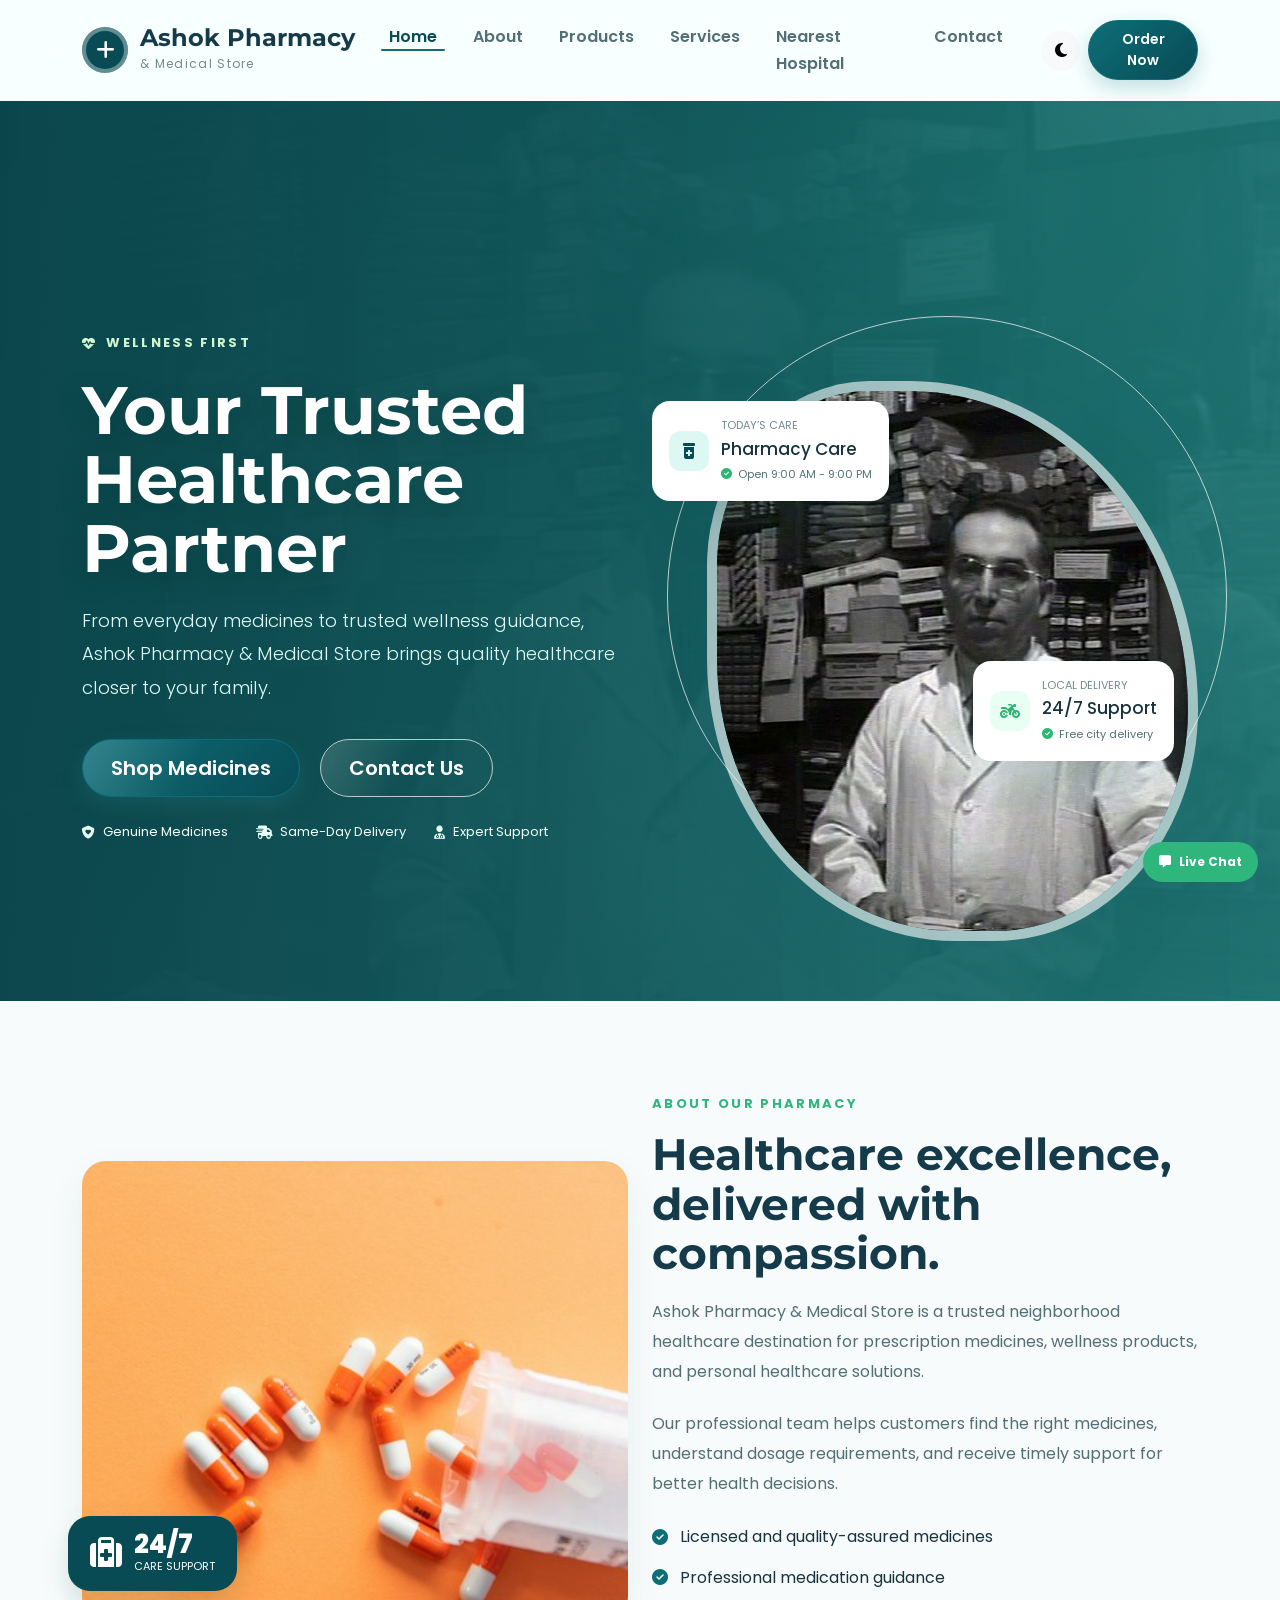
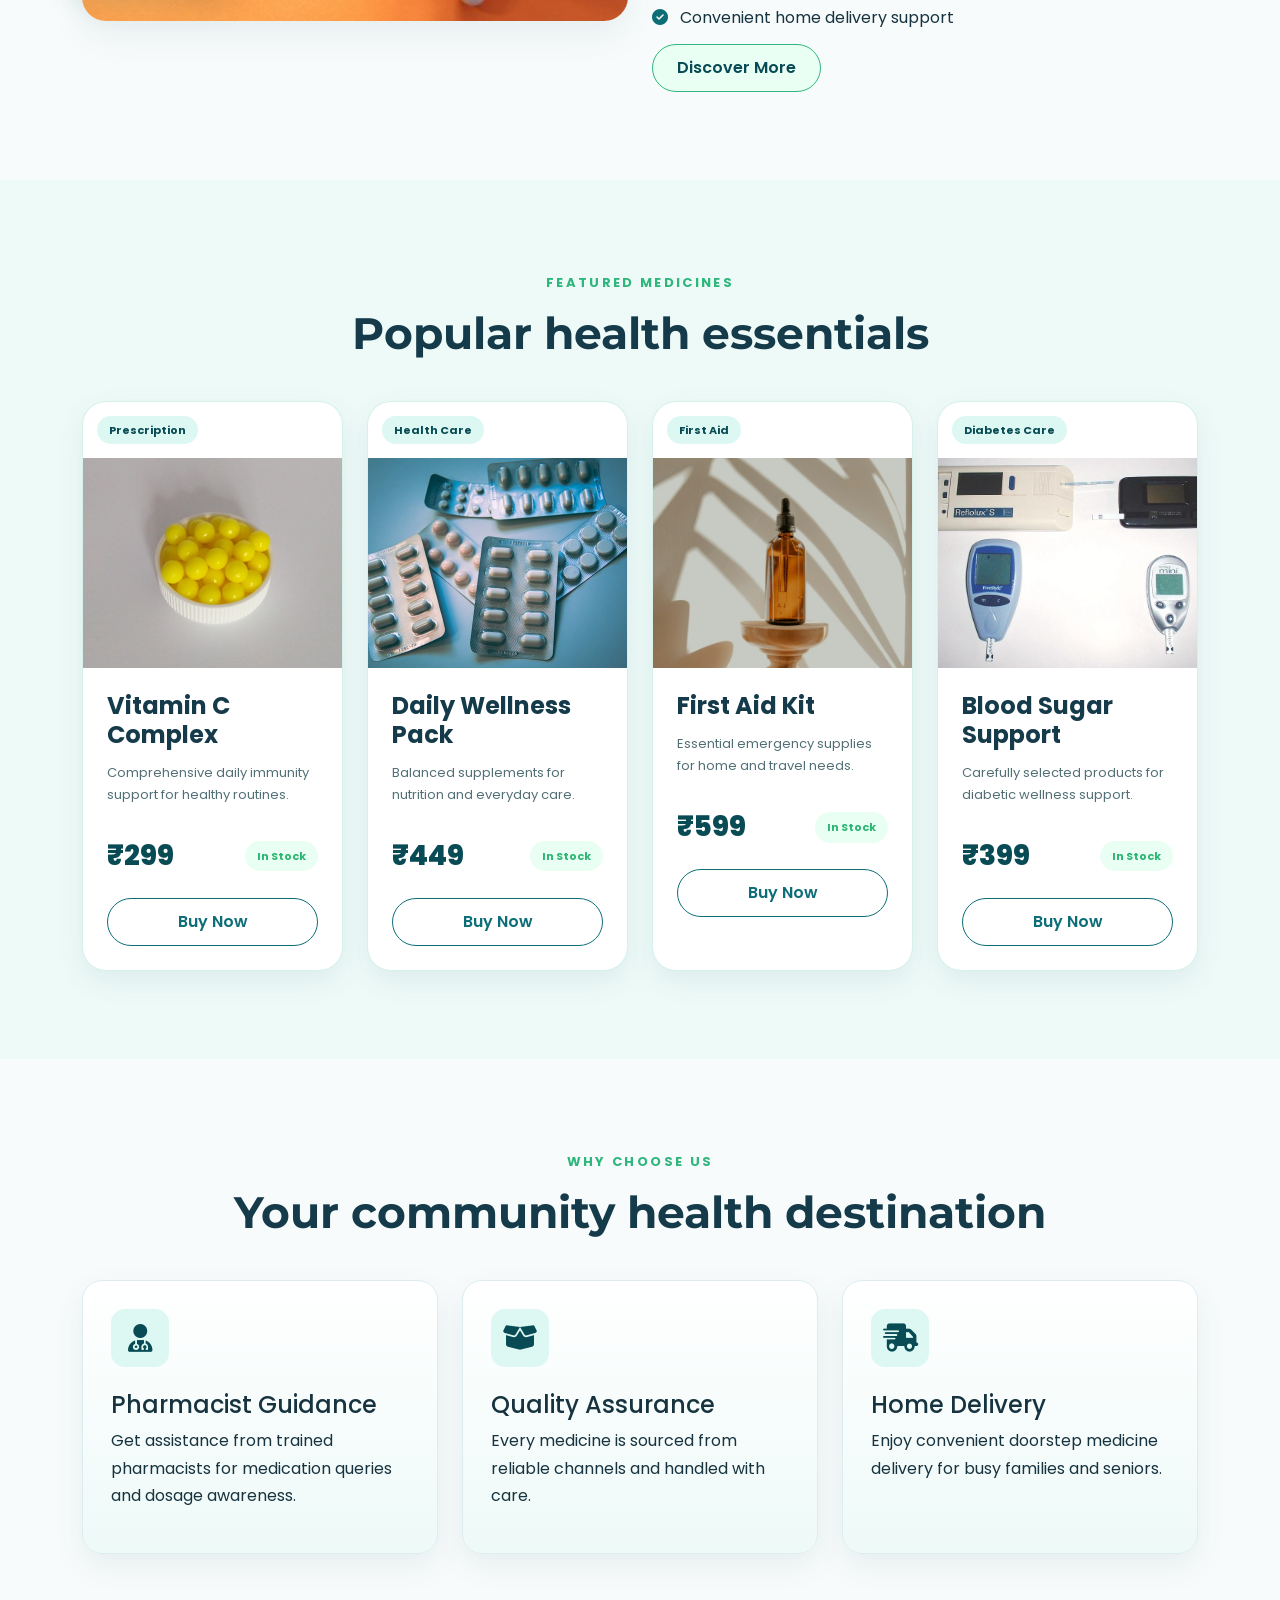
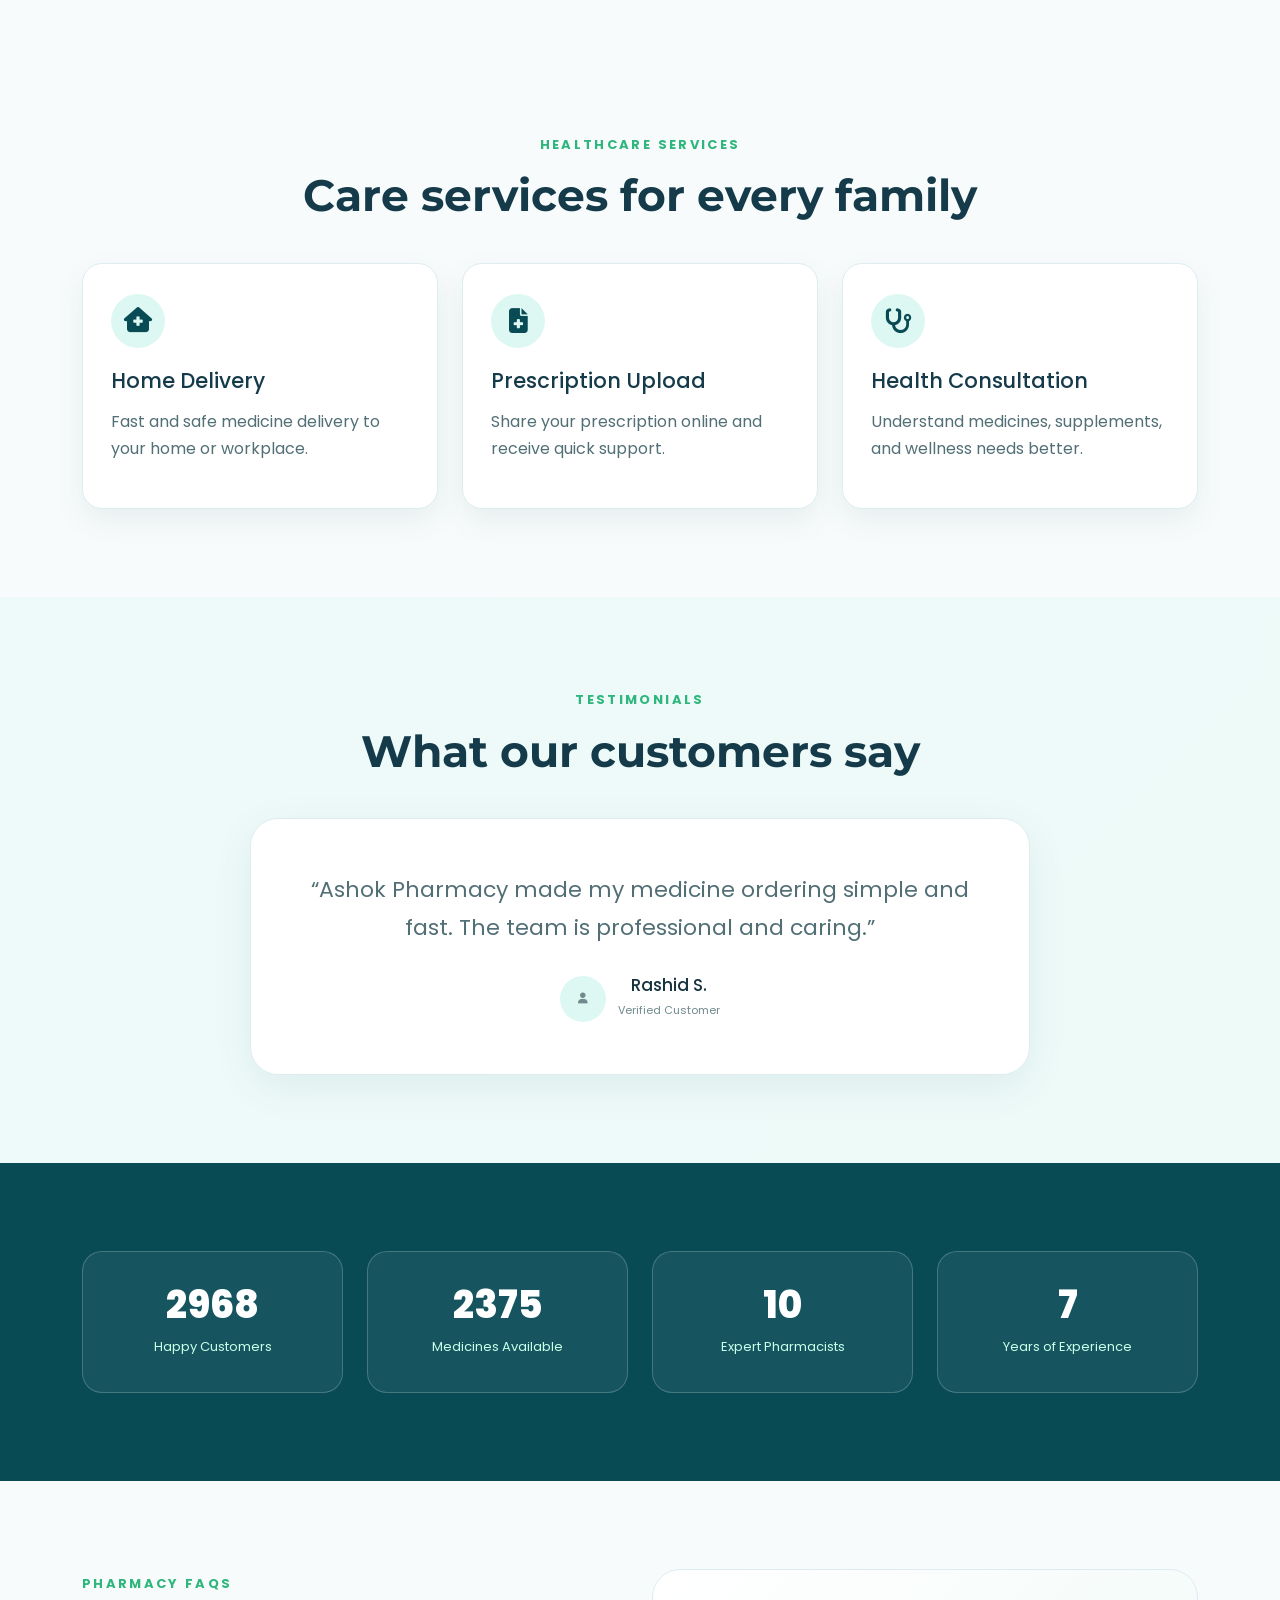
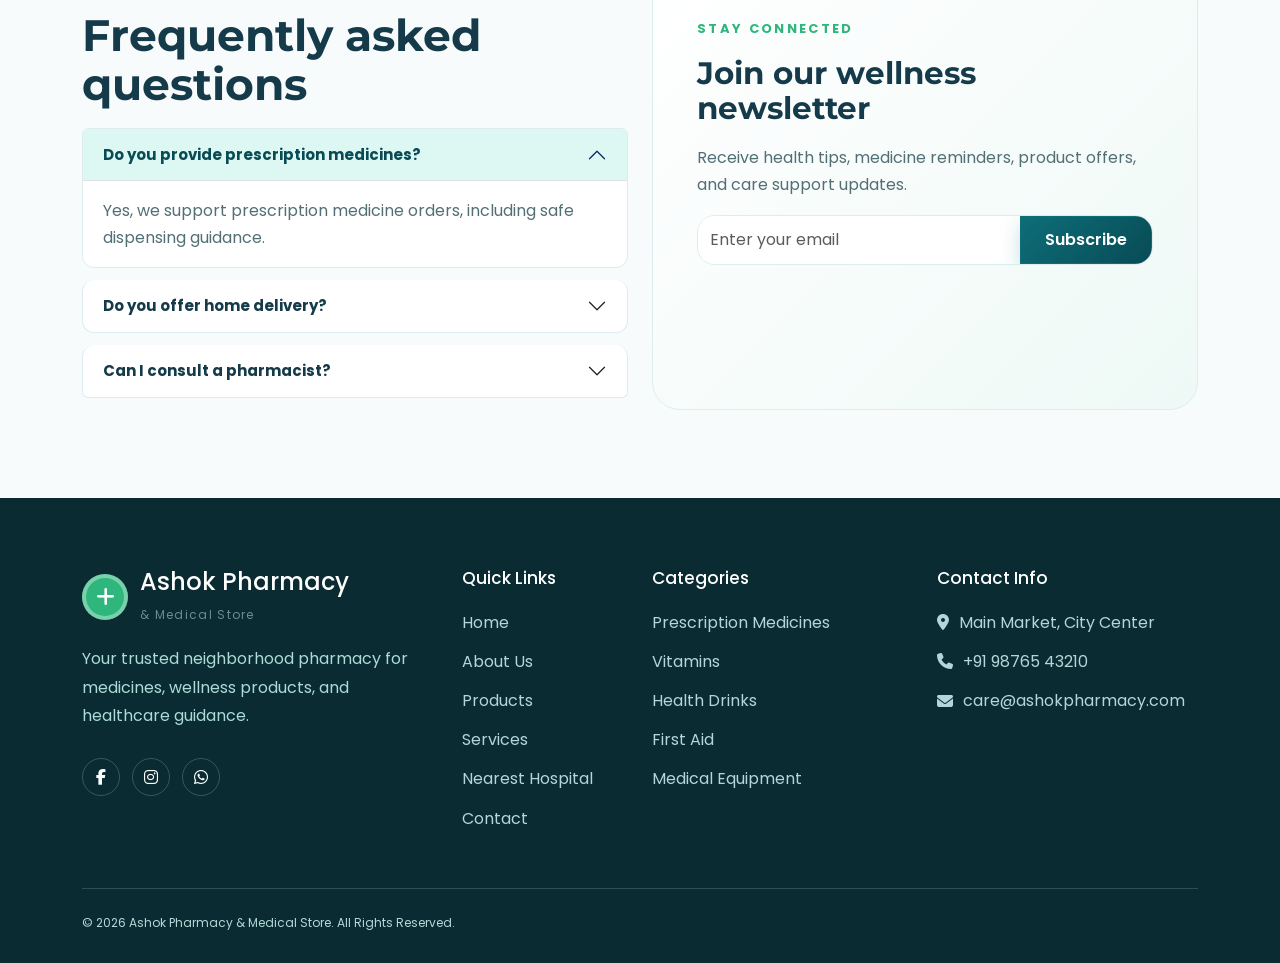
<file: index.html>
<!DOCTYPE html>
<html lang="en">
<head>
  <meta charset="UTF-8" />
  <meta name="viewport" content="width=device-width, initial-scale=1.0" />
  <meta name="description" content="Ashok Pharmacy & Medical Store - your trusted healthcare partner for prescription medicines, wellness products, and healthcare services." />
  <title>Ashok Pharmacy & Medical Store | Home</title>
  <link rel="preconnect" href="https://images.unsplash.com">
  <link href="https://fonts.googleapis.com/css2?family=Poppins:wght@300;400;500;600;700&family=Montserrat:wght@600;700&display=swap" rel="stylesheet">
  <link href="https://cdn.jsdelivr.net/npm/bootstrap@5.3.3/dist/css/bootstrap.min.css" rel="stylesheet">
  <link rel="stylesheet" href="https://cdnjs.cloudflare.com/ajax/libs/font-awesome/6.5.2/css/all.min.css">
  <link href="https://unpkg.com/aos@2.3.1/dist/aos.css" rel="stylesheet">
  <link rel="stylesheet" href="style.css" />
</head>
<body>
  <div class="loader" id="loader">
    <div class="loader-content">
      <div class="loader-logo">
        <i class="fa-solid fa-plus"></i>
      </div>
      <span>Ashok Pharmacy</span>
    </div>
  </div>

  <header class="main-header">
    <nav class="navbar navbar-expand-lg navbar-light sticky-top">
      <div class="container">
        <a class="navbar-brand d-flex align-items-center" href="index.html">
          <span class="brand-icon">
            <i class="fa-solid fa-plus"></i>
          </span>
          <span>
            <span class="brand-title">Ashok Pharmacy</span>
            <span class="brand-subtitle">& Medical Store</span>
          </span>
        </a>
        <button class="navbar-toggler" type="button" data-bs-toggle="collapse" data-bs-target="#mainNav">
          <span class="navbar-toggler-icon"></span>
        </button>
        <div class="collapse navbar-collapse" id="mainNav">
          <ul class="navbar-nav ms-auto">
            <li class="nav-item"><a class="nav-link active" href="index.html">Home</a></li>
            <li class="nav-item"><a class="nav-link" href="about.html">About</a></li>
            <li class="nav-item"><a class="nav-link" href="products.html">Products</a></li>
            <li class="nav-item"><a class="nav-link" href="services.html">Services</a></li>
            <li class="nav-item"><a class="nav-link" href="hospitals.html">Nearest Hospital</a></li>
            <li class="nav-item"><a class="nav-link" href="contact.html">Contact</a></li>
          </ul>
          <div class="nav-actions d-flex align-items-center gap-2">
            <button id="themeToggle" class="btn btn-light btn-icon"><i class="fa-solid fa-moon"></i></button>
            <a href="products.html" class="btn btn-primary btn-sm">Order Now</a>
          </div>
        </div>
      </div>
    </nav>
  </header>

  <section class="hero-section">
    <div class="hero-overlay"></div>
    <div class="container hero-content">
      <div class="row align-items-center min-vh-100 py-5">
        <div class="col-lg-6 col-md-12" data-aos="fade-right">
          <div class="hero-copy">
            <span class="eyebrow"><i class="fa-solid fa-heartbeat"></i> Wellness First</span>
            <h1>Your Trusted Healthcare Partner</h1>
            <p class="lead">From everyday medicines to trusted wellness guidance, Ashok Pharmacy & Medical Store brings quality healthcare closer to your family.</p>
            <div class="hero-buttons">
              <a href="products.html" class="btn btn-primary btn-lg me-3">Shop Medicines</a>
              <a href="contact.html" class="btn btn-outline-light btn-lg">Contact Us</a>
            </div>
            <div class="hero-trust mt-4">
              <span><i class="fa-solid fa-shield-heart"></i> Genuine Medicines</span>
              <span><i class="fa-solid fa-truck-fast"></i> Same-Day Delivery</span>
              <span><i class="fa-solid fa-user-doctor"></i> Expert Support</span>
            </div>
          </div>
        </div>
        <div class="col-lg-6 col-md-12" data-aos="zoom-in" data-aos-delay="120">
          <div class="hero-image-stack">
            <img class="hero-main-img" src="images/hero-pharmacist.jpg" alt="Pharmacy professional assisting customer" />
            <div class="floating-card appointment-card">
              <span class="icon-bg"><i class="fa-solid fa-prescription-bottle-medical"></i></span>
              <div>
                <p class="mb-1 small-label">Today’s Care</p>
                <h5>Pharmacy Care</h5>
                <span class="status-text"><i class="fa-solid fa-circle-check"></i> Open 9:00 AM - 9:00 PM</span>
              </div>
            </div>
            <div class="floating-card delivery-card">
              <span class="icon-bg success"><i class="fa-solid fa-motorcycle"></i></span>
              <div>
                <p class="mb-1 small-label">Local Delivery</p>
                <h5>24/7 Support</h5>
                <span class="status-text"><i class="fa-solid fa-circle-check"></i> Free city delivery</span>
              </div>
            </div>
          </div>
        </div>
      </div>
    </div>
  </section>

  <section class="section about-section">
    <div class="container">
      <div class="row align-items-center">
        <div class="col-lg-6" data-aos="fade-up">
          <div class="image-grid">
            <img class="img-main" src="images/pharmacy-interior.jpg" alt="Modern pharmacy interior" />
            <div class="image-badge">
              <i class="fa-solid fa-medkit"></i>
              <div>
                <span class="badge-number">24/7</span>
                <span class="badge-text">Care Support</span>
              </div>
            </div>
          </div>
        </div>
        <div class="col-lg-6" data-aos="fade-left">
          <span class="section-kicker">About Our Pharmacy</span>
          <h2 class="section-title">Healthcare excellence, delivered with compassion.</h2>
          <p class="section-text">Ashok Pharmacy & Medical Store is a trusted neighborhood healthcare destination for prescription medicines, wellness products, and personal healthcare solutions.</p>
          <p class="section-text">Our professional team helps customers find the right medicines, understand dosage requirements, and receive timely support for better health decisions.</p>
          <div class="feature-list">
            <div>
              <i class="fa-solid fa-circle-check"></i>
              <span>Licensed and quality-assured medicines</span>
            </div>
            <div>
              <i class="fa-solid fa-circle-check"></i>
              <span>Professional medication guidance</span>
            </div>
            <div>
              <i class="fa-solid fa-circle-check"></i>
              <span>Convenient home delivery support</span>
            </div>
          </div>
          <a href="about.html" class="btn btn-secondary">Discover More</a>
        </div>
      </div>
    </div>
  </section>

  <section class="section featured-products">
    <div class="container">
      <div class="section-head text-center" data-aos="fade-up">
        <span class="section-kicker">Featured Medicines</span>
        <h2 class="section-title">Popular health essentials</h2>
      </div>
      <div class="row g-4">
        <div class="col-lg-3 col-md-6" data-aos="zoom-in">
          <article class="product-card">
            <span class="product-tag">Prescription</span>
            <img src="images/vitamin-c.jpg" alt="Vitamin C Complex" class="product-img">
            <div class="product-body">
              <h4>Vitamin C Complex</h4>
              <p class="product-text">Comprehensive daily immunity support for healthy routines.</p>
              <div class="product-meta">
                <span class="price">₹299</span>
                <span class="availability">In Stock</span>
              </div>
              <a href="products.html" class="btn btn-outline-primary w-100">Buy Now</a>
            </div>
          </article>
        </div>
        <div class="col-lg-3 col-md-6" data-aos="zoom-in" data-aos-delay="80">
          <article class="product-card">
            <span class="product-tag">Health Care</span>
            <img src="images/daily-wellness.jpg" alt="" class="product-img">
            <div class="product-body">
              <h4>Daily Wellness Pack</h4>
              <p class="product-text">Balanced supplements for nutrition and everyday care.</p>
              <div class="product-meta">
                <span class="price">₹449</span>
                <span class="availability">In Stock</span>
              </div>
              <a href="products.html" class="btn btn-outline-primary w-100">Buy Now</a>
            </div>
          </article>
        </div>
        <div class="col-lg-3 col-md-6" data-aos="zoom-in" data-aos-delay="160">
          <article class="product-card">
            <span class="product-tag">First Aid</span>
            <img src="images/first-aid-kit.jpg" alt="" class="product-img">
            <div class="product-body">
              <h4>First Aid Kit</h4>
              <p class="product-text">Essential emergency supplies for home and travel needs.</p>
              <div class="product-meta">
                <span class="price">₹599</span>
                <span class="availability">In Stock</span>
              </div>
              <a href="products.html" class="btn btn-outline-primary w-100">Buy Now</a>
            </div>
          </article>
        </div>
        <div class="col-lg-3 col-md-6" data-aos="zoom-in" data-aos-delay="240">
          <article class="product-card">
            <span class="product-tag">Diabetes Care</span>
            <img src="images/blood-sugar-meter.jpg" alt="Blood Sugar Support" class="product-img">
            <div class="product-body">
              <h4>Blood Sugar Support</h4>
              <p class="product-text">Carefully selected products for diabetic wellness support.</p>
              <div class="product-meta">
                <span class="price">₹399</span>
                <span class="availability">In Stock</span>
              </div>
              <a href="products.html" class="btn btn-outline-primary w-100">Buy Now</a>
            </div>
          </article>
        </div>
      </div>
    </div>
  </section>

  <section class="section why-choose-us">
    <div class="container">
      <div class="section-head text-center" data-aos="fade-up">
        <span class="section-kicker">Why Choose Us</span>
        <h2 class="section-title">Your community health destination</h2>
      </div>
      <div class="row g-4">
        <div class="col-lg-4 col-md-6" data-aos="fade-up">
          <div class="service-card highlight-card">
            <span class="icon-block"><i class="fa-solid fa-user-md"></i></span>
            <h4>Pharmacist Guidance</h4>
            <p>Get assistance from trained pharmacists for medication queries and dosage awareness.</p>
          </div>
        </div>
        <div class="col-lg-4 col-md-6" data-aos="fade-up" data-aos-delay="80">
          <div class="service-card highlight-card">
            <span class="icon-block"><i class="fa-solid fa-box-open"></i></span>
            <h4>Quality Assurance</h4>
            <p>Every medicine is sourced from reliable channels and handled with care.</p>
          </div>
        </div>
        <div class="col-lg-4 col-md-6" data-aos="fade-up" data-aos-delay="160">
          <div class="service-card highlight-card">
            <span class="icon-block"><i class="fa-solid fa-truck-fast"></i></span>
            <h4>Home Delivery</h4>
            <p>Enjoy convenient doorstep medicine delivery for busy families and seniors.</p>
          </div>
        </div>
      </div>
    </div>
  </section>

  <section class="section services-section">
    <div class="container">
      <div class="section-head text-center" data-aos="fade-up">
        <span class="section-kicker">Healthcare Services</span>
        <h2 class="section-title">Care services for every family</h2>
      </div>
      <div class="row g-4">
        <div class="col-lg-4 col-md-6" data-aos="fade-up">
          <div class="card-service">
            <div class="service-icon"><i class="fa-solid fa-house-medical"></i></div>
            <h4>Home Delivery</h4>
            <p>Fast and safe medicine delivery to your home or workplace.</p>
          </div>
        </div>
        <div class="col-lg-4 col-md-6" data-aos="fade-up" data-aos-delay="80">
          <div class="card-service">
            <div class="service-icon"><i class="fa-solid fa-file-medical"></i></div>
            <h4>Prescription Upload</h4>
            <p>Share your prescription online and receive quick support.</p>
          </div>
        </div>
        <div class="col-lg-4 col-md-6" data-aos="fade-up" data-aos-delay="160">
          <div class="card-service">
            <div class="service-icon"><i class="fa-solid fa-stethoscope"></i></div>
            <h4>Health Consultation</h4>
            <p>Understand medicines, supplements, and wellness needs better.</p>
          </div>
        </div>
      </div>
    </div>
  </section>

  <section class="section testimonials-section">
    <div class="container">
      <div class="section-head text-center" data-aos="fade-up">
        <span class="section-kicker">Testimonials</span>
        <h2 class="section-title">What our customers say</h2>
      </div>
      <div class="testimonial-slider" data-aos="zoom-in">
        <div class="testimonial-box active">
          <p class="quote">“Ashok Pharmacy made my medicine ordering simple and fast. The team is professional and caring.”</p>
          <div class="customer">
            <span class="customer-avatar"><i class="fa-solid fa-user"></i></span>
            <div>
              <h5>Rashid S.</h5>
              <span>Verified Customer</span>
            </div>
          </div>
        </div>
        <div class="testimonial-box">
          <p class="quote">“The pharmacists explained my prescription clearly and helped me find the right wellness products.”</p>
          <div class="customer">
            <span class="customer-avatar"><i class="fa-solid fa-user"></i></span>
            <div>
              <h5>Maria P.</h5>
              <span>Healthcare Customer</span>
            </div>
          </div>
        </div>
        <div class="testimonial-box">
          <p class="quote">“Their home delivery service is reliable and the support team is always friendly.”</p>
          <div class="customer">
            <span class="customer-avatar"><i class="fa-solid fa-user"></i></span>
            <div>
              <h5>Asif K.</h5>
              <span>Local Customer</span>
            </div>
          </div>
        </div>
      </div>
    </div>
  </section>

  <section class="section stats-section">
    <div class="container">
      <div class="stats-grid">
        <div class="stat-card" data-aos="fade-up">
          <span class="stat-number counter" data-count="3500">0</span>
          <span class="stat-label">Happy Customers</span>
        </div>
        <div class="stat-card" data-aos="fade-up" data-aos-delay="60">
          <span class="stat-number counter" data-count="2800">0</span>
          <span class="stat-label">Medicines Available</span>
        </div>
        <div class="stat-card" data-aos="fade-up" data-aos-delay="120">
          <span class="stat-number counter" data-count="12">0</span>
          <span class="stat-label">Expert Pharmacists</span>
        </div>
        <div class="stat-card" data-aos="fade-up" data-aos-delay="180">
          <span class="stat-number counter" data-count="08">0</span>
          <span class="stat-label">Years of Experience</span>
        </div>
      </div>
    </div>
  </section>

  <section class="section faq-section">
    <div class="container">
      <div class="row">
        <div class="col-lg-6" data-aos="fade-right">
          <span class="section-kicker">Pharmacy FAQs</span>
          <h2 class="section-title">Frequently asked questions</h2>
          <div class="accordion" id="faqAccordion">
            <div class="accordion-item">
              <h3 class="accordion-header">
                <button class="accordion-button" type="button" data-bs-toggle="collapse" data-bs-target="#faqOne">Do you provide prescription medicines?</button>
              </h3>
              <div id="faqOne" class="accordion-collapse collapse show">
                <div class="accordion-body">Yes, we support prescription medicine orders, including safe dispensing guidance.</div>
              </div>
            </div>
            <div class="accordion-item">
              <h3 class="accordion-header">
                <button class="accordion-button collapsed" type="button" data-bs-toggle="collapse" data-bs-target="#faqTwo">Do you offer home delivery?</button>
              </h3>
              <div id="faqTwo" class="accordion-collapse collapse">
                <div class="accordion-body">Yes, we offer medicine delivery across local areas for selected products and prescriptions.</div>
              </div>
            </div>
            <div class="accordion-item">
              <h3 class="accordion-header">
                <button class="accordion-button collapsed" type="button" data-bs-toggle="collapse" data-bs-target="#faqThree">Can I consult a pharmacist?</button>
              </h3>
              <div id="faqThree" class="accordion-collapse collapse">
                <div class="accordion-body">Our pharmacists are available to assist with medication requirements and health questions.</div>
              </div>
            </div>
          </div>
        </div>
        <div class="col-lg-6" data-aos="fade-left">
          <div class="newsletter-card glass-card">
            <span class="section-kicker">Stay Connected</span>
            <h3 class="section-title">Join our wellness newsletter</h3>
            <p>Receive health tips, medicine reminders, product offers, and care support updates.</p>
            <form class="newsletter-form" novalidate>
              <div class="input-group">
                <input type="email" class="form-control" placeholder="Enter your email" required>
                <button class="btn btn-primary" type="submit">Subscribe</button>
              </div>
              <div class="form-msg"></div>
            </form>
          </div>
        </div>
      </div>
    </div>
  </section>

  <footer class="footer">
    <div class="container">
      <div class="row">
        <div class="col-lg-4 col-md-6">
          <div class="footer-brand">
            <span class="brand-icon footer-logo">
              <i class="fa-solid fa-plus"></i>
            </span>
            <div>
              <h4>Ashok Pharmacy</h4>
              <span class="brand-subtitle">& Medical Store</span>
            </div>
          </div>
          <p class="footer-text">Your trusted neighborhood pharmacy for medicines, wellness products, and healthcare guidance.</p>
          <div class="social-links">
            <a href="#"><i class="fa-brands fa-facebook-f"></i></a>
            <a href="#"><i class="fa-brands fa-instagram"></i></a>
            <a href="#"><i class="fa-brands fa-whatsapp"></i></a>
          </div>
        </div>
        <div class="col-lg-2 col-md-6">
          <h5>Quick Links</h5>
          <ul class="footer-links">
            <li><a href="index.html">Home</a></li>
            <li><a href="about.html">About Us</a></li>
            <li><a href="products.html">Products</a></li>
            <li><a href="services.html">Services</a></li>
            <li><a href="hospitals.html">Nearest Hospital</a></li>
            <li><a href="contact.html">Contact</a></li>
          </ul>
        </div>
        <div class="col-lg-3 col-md-6">
          <h5>Categories</h5>
          <ul class="footer-links">
            <li><a href="products.html">Prescription Medicines</a></li>
            <li><a href="products.html">Vitamins</a></li>
            <li><a href="products.html">Health Drinks</a></li>
            <li><a href="products.html">First Aid</a></li>
            <li><a href="products.html">Medical Equipment</a></li>
          </ul>
        </div>
        <div class="col-lg-3 col-md-6">
          <h5>Contact Info</h5>
          <ul class="footer-links contact-list">
            <li><i class="fa-solid fa-location-dot"></i> Main Market, City Center</li>
            <li><i class="fa-solid fa-phone"></i> +91 98765 43210</li>
            <li><i class="fa-solid fa-envelope"></i> care@ashokpharmacy.com</li>
          </ul>
        </div>
      </div>
      <div class="footer-bottom">
        <span>© 2026 Ashok Pharmacy & Medical Store. All Rights Reserved.</span>
      </div>
    </div>
  </footer>

  <a href="#" class="back-to-top"><i class="fa-solid fa-arrow-up"></i></a>
  <a href="#" class="live-chat"><i class="fa-solid fa-message"></i><span>Live Chat</span></a>

  <script src="https://cdn.jsdelivr.net/npm/bootstrap@5.3.3/dist/js/bootstrap.bundle.min.js"></script>
  <script src="https://unpkg.com/aos@2.3.1/dist/aos.js"></script>
  <script src="script.js"></script>
</body>
</html>
</file>
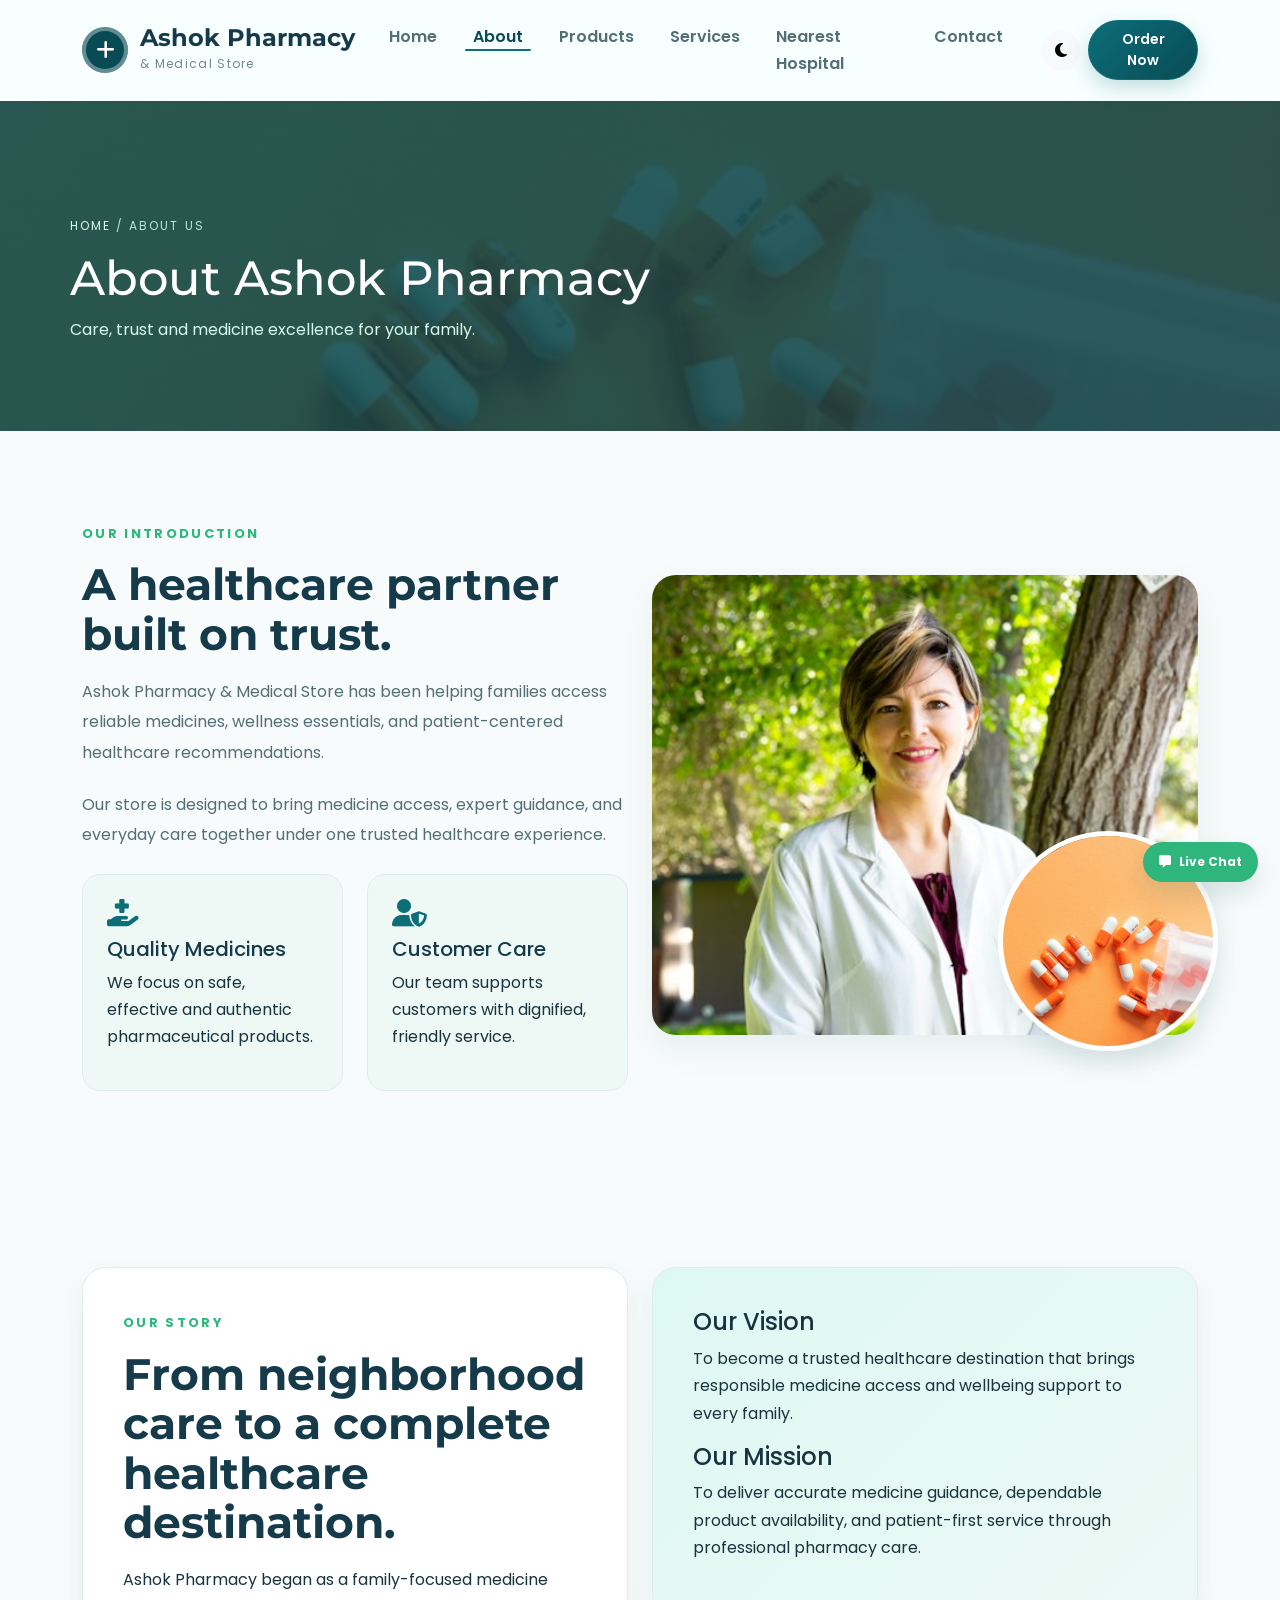
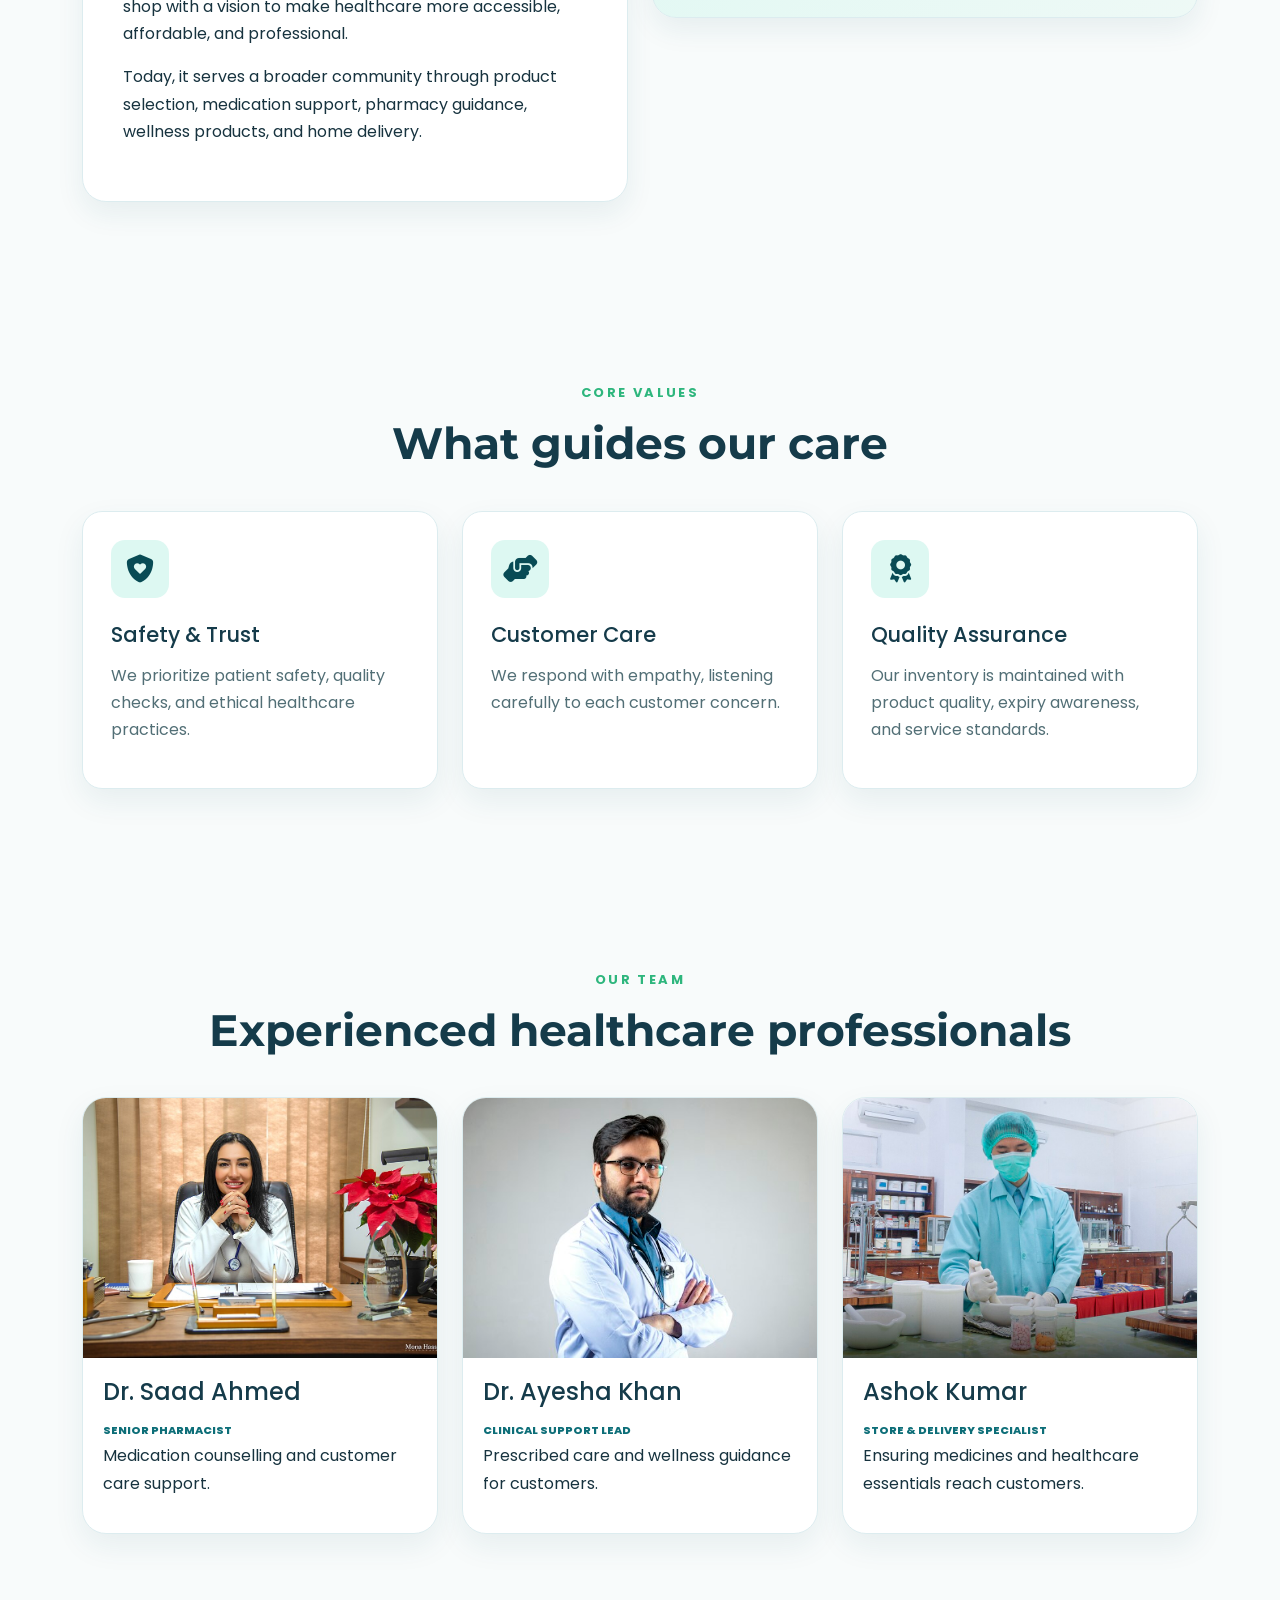
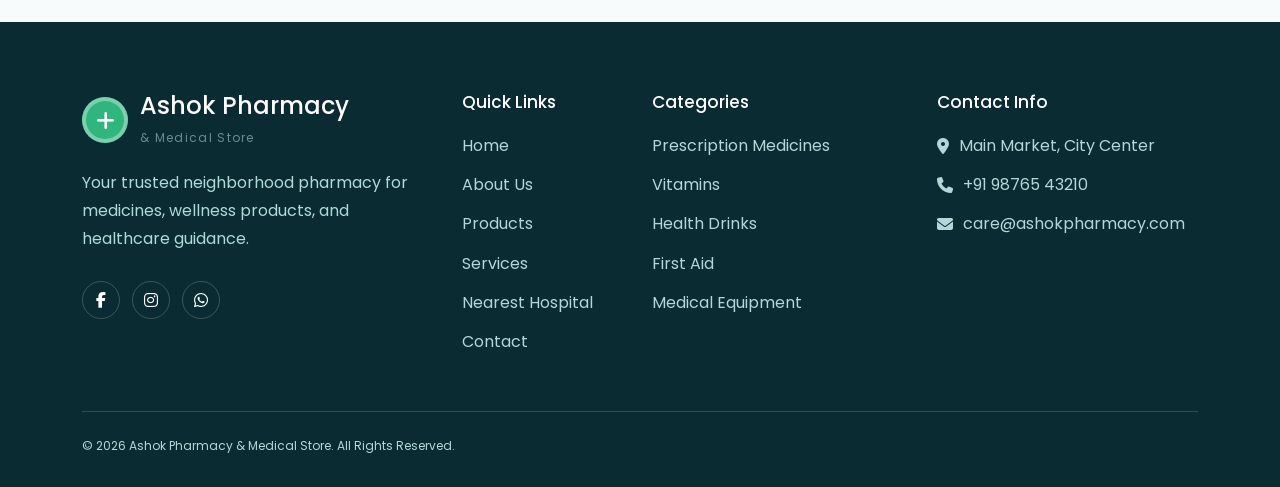
<file: about.html>
<!DOCTYPE html>
<html lang="en">
<head>
  <meta charset="UTF-8" />
  <meta name="viewport" content="width=device-width, initial-scale=1.0" />
  <title>About Us | Ashok Pharmacy & Medical Store</title>
  <link href="https://fonts.googleapis.com/css2?family=Poppins:wght@300;400;500;600;700&family=Montserrat:wght@600;700&display=swap" rel="stylesheet">
  <link href="https://cdn.jsdelivr.net/npm/bootstrap@5.3.3/dist/css/bootstrap.min.css" rel="stylesheet">
  <link rel="stylesheet" href="https://cdnjs.cloudflare.com/ajax/libs/font-awesome/6.5.2/css/all.min.css">
  <link href="https://unpkg.com/aos@2.3.1/dist/aos.css" rel="stylesheet">
  <link rel="stylesheet" href="style.css" />
</head>
<body>
  <div class="loader" id="loader">
    <div class="loader-content">
      <div class="loader-logo"><i class="fa-solid fa-plus"></i></div>
      <span>Ashok Pharmacy</span>
    </div>
  </div>

  <header class="main-header">
    <nav class="navbar navbar-expand-lg navbar-light sticky-top">
      <div class="container">
        <a class="navbar-brand d-flex align-items-center" href="index.html">
          <span class="brand-icon"><i class="fa-solid fa-plus"></i></span>
          <span>
            <span class="brand-title">Ashok Pharmacy</span>
            <span class="brand-subtitle">& Medical Store</span>
          </span>
        </a>
        <button class="navbar-toggler" type="button" data-bs-toggle="collapse" data-bs-target="#mainNav">
          <span class="navbar-toggler-icon"></span>
        </button>
        <div class="collapse navbar-collapse" id="mainNav">
          <ul class="navbar-nav ms-auto">
            <li class="nav-item"><a class="nav-link" href="index.html">Home</a></li>
            <li class="nav-item"><a class="nav-link active" href="about.html">About</a></li>
            <li class="nav-item"><a class="nav-link" href="products.html">Products</a></li>
            <li class="nav-item"><a class="nav-link" href="services.html">Services</a></li>
            <li class="nav-item"><a class="nav-link" href="hospitals.html">Nearest Hospital</a></li>
            <li class="nav-item"><a class="nav-link" href="contact.html">Contact</a></li>
          </ul>
          <div class="nav-actions d-flex align-items-center gap-2">
            <button id="themeToggle" class="btn btn-light btn-icon"><i class="fa-solid fa-moon"></i></button>
            <a href="products.html" class="btn btn-primary btn-sm">Order Now</a>
          </div>
        </div>
      </div>
    </nav>
  </header>

  <section class="page-banner page-about-bg">
    <div class="page-banner-overlay"></div>
    <div class="container page-banner-content">
      <span class="breadcrumb-label"><a href="index.html">Home</a> / About Us</span>
      <h1>About Ashok Pharmacy</h1>
      <p>Care, trust and medicine excellence for your family.</p>
    </div>
  </section>

  <section class="section about-story">
    <div class="container">
      <div class="row align-items-center">
        <div class="col-lg-6" data-aos="fade-right">
          <span class="section-kicker">Our Introduction</span>
          <h2 class="section-title">A healthcare partner built on trust.</h2>
          <p class="section-text">Ashok Pharmacy & Medical Store has been helping families access reliable medicines, wellness essentials, and patient-centered healthcare recommendations.</p>
          <p class="section-text">Our store is designed to bring medicine access, expert guidance, and everyday care together under one trusted healthcare experience.</p>
          <div class="row mt-4">
            <div class="col-sm-6">
              <div class="info-tile">
                <i class="fa-solid fa-hand-holding-medical"></i>
                <h5>Quality Medicines</h5>
                <p>We focus on safe, effective and authentic pharmaceutical products.</p>
              </div>
            </div>
            <div class="col-sm-6">
              <div class="info-tile">
                <i class="fa-solid fa-user-shield"></i>
                <h5>Customer Care</h5>
                <p>Our team supports customers with dignified, friendly service.</p>
              </div>
            </div>
          </div>
        </div>
        <div class="col-lg-6" data-aos="fade-left">
          <div class="image-stack about-images">
            <img class="main-image" src="images/pharmacy-team.jpg" alt="Pharmacy team" />
            <img class="float-image" src="images/pharmacy-interior.jpg" alt="Medicine shelves" />
          </div>
        </div>
      </div>
    </div>
  </section>

  <section class="section story-section">
    <div class="container">
      <div class="row g-4">
        <div class="col-lg-6" data-aos="fade-up">
          <div class="story-panel">
            <span class="section-kicker">Our Story</span>
            <h2 class="section-title">From neighborhood care to a complete healthcare destination.</h2>
            <p>Ashok Pharmacy began as a family-focused medicine shop with a vision to make healthcare more accessible, affordable, and professional.</p>
            <p>Today, it serves a broader community through product selection, medication support, pharmacy guidance, wellness products, and home delivery.</p>
          </div>
        </div>
        <div class="col-lg-6" data-aos="fade-up" data-aos-delay="120">
          <div class="story-panel highlight-panel">
            <h4>Our Vision</h4>
            <p>To become a trusted healthcare destination that brings responsible medicine access and wellbeing support to every family.</p>
            <h4>Our Mission</h4>
            <p>To deliver accurate medicine guidance, dependable product availability, and patient-first service through professional pharmacy care.</p>
          </div>
        </div>
      </div>
    </div>
  </section>

  <section class="section values-section">
    <div class="container">
      <div class="section-head text-center" data-aos="fade-up">
        <span class="section-kicker">Core Values</span>
        <h2 class="section-title">What guides our care</h2>
      </div>
      <div class="row g-4">
        <div class="col-lg-4 col-md-6" data-aos="fade-up">
          <div class="value-card">
            <span class="icon-block"><i class="fa-solid fa-shield-heart"></i></span>
            <h4>Safety & Trust</h4>
            <p>We prioritize patient safety, quality checks, and ethical healthcare practices.</p>
          </div>
        </div>
        <div class="col-lg-4 col-md-6" data-aos="fade-up" data-aos-delay="70">
          <div class="value-card">
            <span class="icon-block"><i class="fa-solid fa-handshake-angle"></i></span>
            <h4>Customer Care</h4>
            <p>We respond with empathy, listening carefully to each customer concern.</p>
          </div>
        </div>
        <div class="col-lg-4 col-md-6" data-aos="fade-up" data-aos-delay="140">
          <div class="value-card">
            <span class="icon-block"><i class="fa-solid fa-award"></i></span>
            <h4>Quality Assurance</h4>
            <p>Our inventory is maintained with product quality, expiry awareness, and service standards.</p>
          </div>
        </div>
      </div>
    </div>
  </section>

  <section class="section team-section">
    <div class="container">
      <div class="section-head text-center" data-aos="fade-up">
        <span class="section-kicker">Our Team</span>
        <h2 class="section-title">Experienced healthcare professionals</h2>
      </div>
      <div class="row g-4">
        <div class="col-lg-4 col-md-6" data-aos="zoom-in">
          <article class="team-card">
            <img src="images/doctor-saad.jpg" alt="" class="team-img">
            <div class="team-info">
              <h4>Dr. Saad Ahmed</h4>
              <span class="role">Senior Pharmacist</span>
              <p>Medication counselling and customer care support.</p>
            </div>
          </article>
        </div>
        <div class="col-lg-4 col-md-6" data-aos="zoom-in" data-aos-delay="80">
          <article class="team-card">
            <img src="images/doctor-ayesha.jpg" alt="" class="team-img">
            <div class="team-info">
              <h4>Dr. Ayesha Khan</h4>
              <span class="role">Clinical Support Lead</span>
              <p>Prescribed care and wellness guidance for customers.</p>
            </div>
          </article>
        </div>
        <div class="col-lg-4 col-md-6" data-aos="zoom-in" data-aos-delay="160">
          <article class="team-card">
            <img src="images/ashok-pharmacist.jpg" alt="" class="team-img">
            <div class="team-info">
              <h4>Ashok Kumar</h4>
              <span class="role">Store & Delivery Specialist</span>
              <p>Ensuring medicines and healthcare essentials reach customers.</p>
            </div>
          </article>
        </div>
      </div>
    </div>
  </section>

  <footer class="footer">
    <div class="container">
      <div class="row">
        <div class="col-lg-4 col-md-6">
          <div class="footer-brand">
            <span class="brand-icon footer-logo"><i class="fa-solid fa-plus"></i></span>
            <div>
              <h4>Ashok Pharmacy</h4>
              <span class="brand-subtitle">& Medical Store</span>
            </div>
          </div>
          <p class="footer-text">Your trusted neighborhood pharmacy for medicines, wellness products, and healthcare guidance.</p>
          <div class="social-links">
            <a href="#"><i class="fa-brands fa-facebook-f"></i></a>
            <a href="#"><i class="fa-brands fa-instagram"></i></a>
            <a href="#"><i class="fa-brands fa-whatsapp"></i></a>
          </div>
        </div>
        <div class="col-lg-2 col-md-6">
          <h5>Quick Links</h5>
          <ul class="footer-links">
            <li><a href="index.html">Home</a></li>
            <li><a href="about.html">About Us</a></li>
            <li><a href="products.html">Products</a></li>
            <li><a href="services.html">Services</a></li>
            <li><a href="hospitals.html">Nearest Hospital</a></li>
            <li><a href="contact.html">Contact</a></li>
          </ul>
        </div>
        <div class="col-lg-3 col-md-6">
          <h5>Categories</h5>
          <ul class="footer-links">
            <li><a href="products.html">Prescription Medicines</a></li>
            <li><a href="products.html">Vitamins</a></li>
            <li><a href="products.html">Health Drinks</a></li>
            <li><a href="products.html">First Aid</a></li>
            <li><a href="products.html">Medical Equipment</a></li>
          </ul>
        </div>
        <div class="col-lg-3 col-md-6">
          <h5>Contact Info</h5>
          <ul class="footer-links contact-list">
            <li><i class="fa-solid fa-location-dot"></i> Main Market, City Center</li>
            <li><i class="fa-solid fa-phone"></i> +91 98765 43210</li>
            <li><i class="fa-solid fa-envelope"></i> care@ashokpharmacy.com</li>
          </ul>
        </div>
      </div>
      <div class="footer-bottom">
        <span>© 2026 Ashok Pharmacy & Medical Store. All Rights Reserved.</span>
      </div>
    </div>
  </footer>

  <a href="#" class="back-to-top"><i class="fa-solid fa-arrow-up"></i></a>
  <a href="#" class="live-chat"><i class="fa-solid fa-message"></i><span>Live Chat</span></a>

  <script src="https://cdn.jsdelivr.net/npm/bootstrap@5.3.3/dist/js/bootstrap.bundle.min.js"></script>
  <script src="https://unpkg.com/aos@2.3.1/dist/aos.js"></script>
  <script src="script.js"></script>
</body>
</html>
</file>
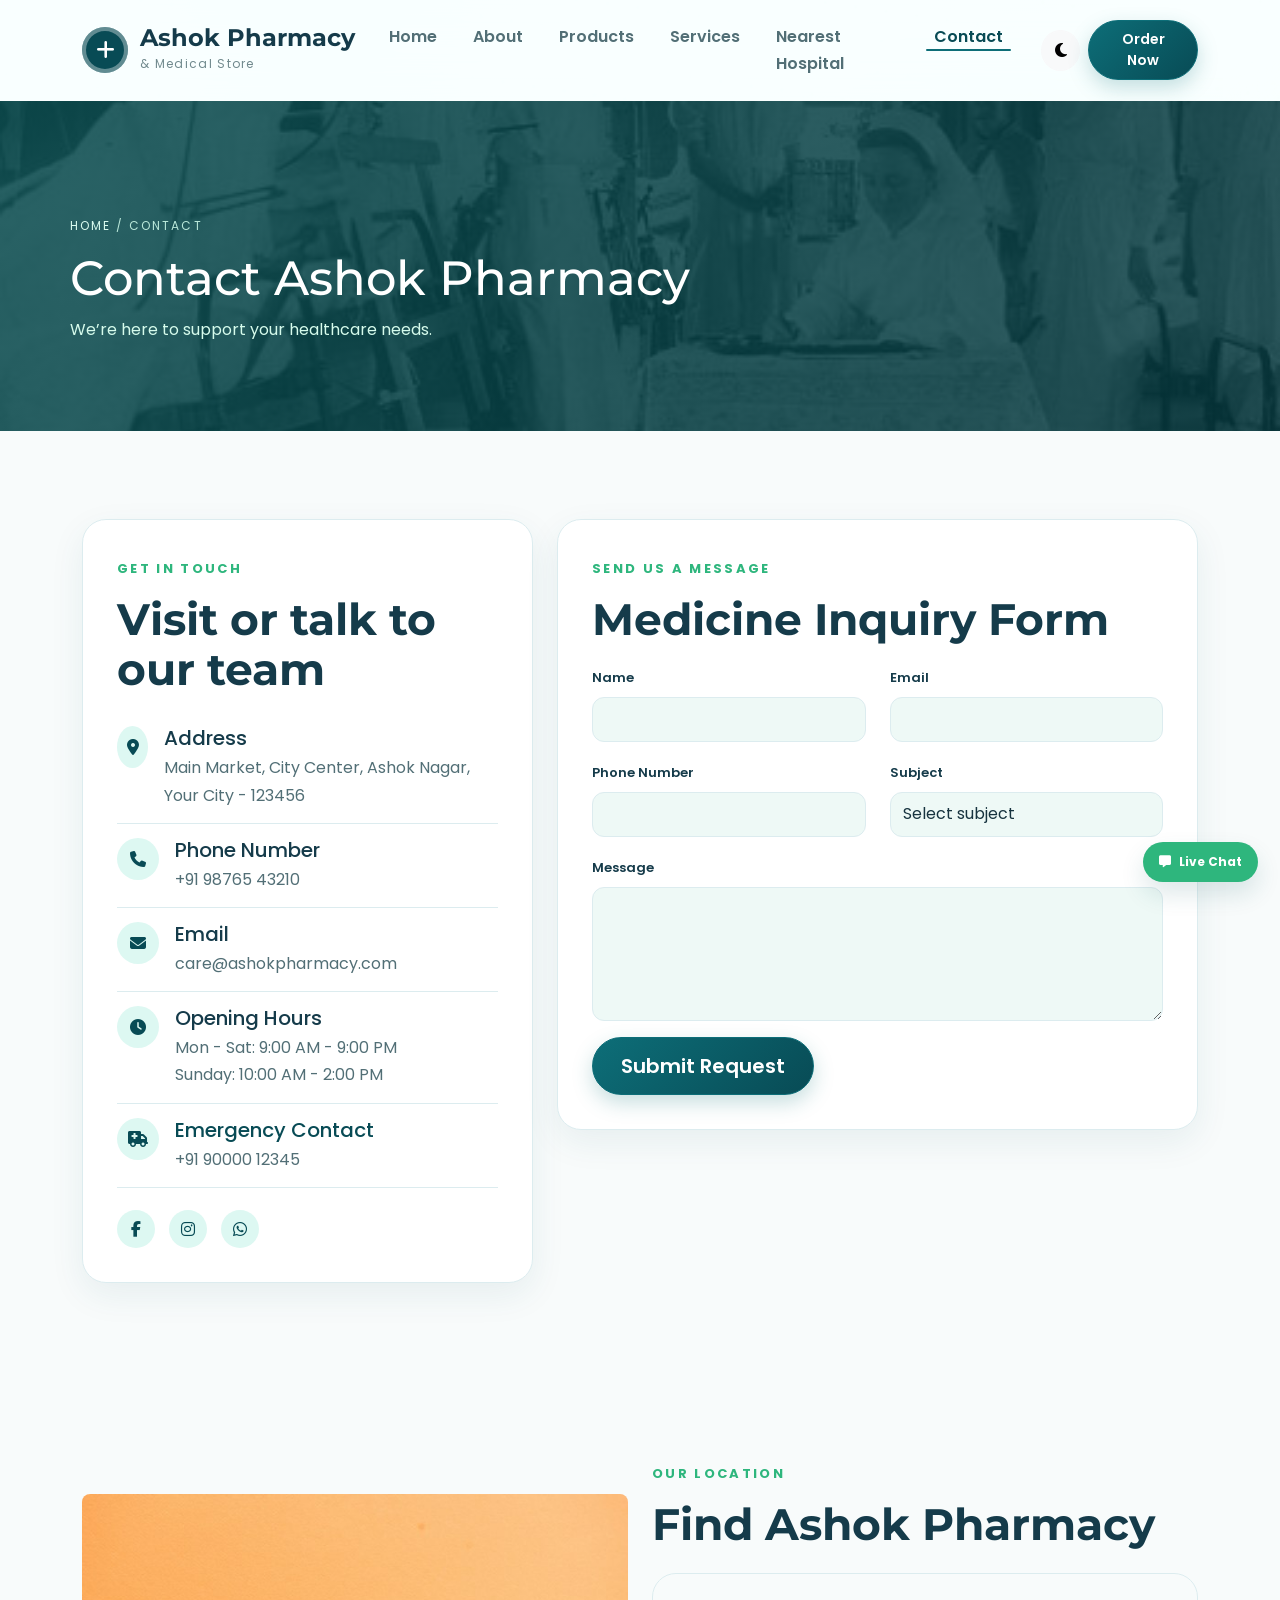
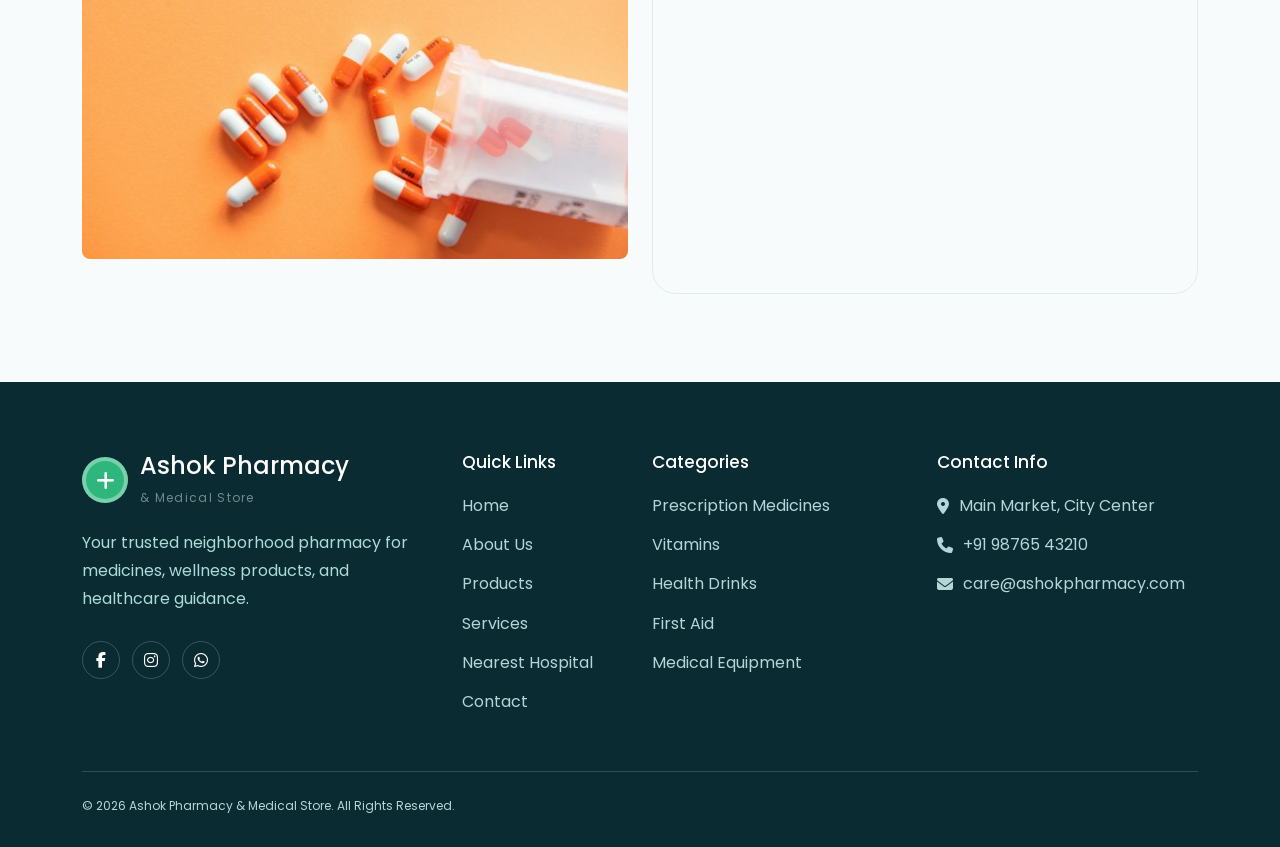
<file: contact.html>
<!DOCTYPE html>
<html lang="en">
<head>
  <meta charset="UTF-8" />
  <meta name="viewport" content="width=device-width, initial-scale=1.0" />
  <title>Contact | Ashok Pharmacy & Medical Store</title>
  <link href="https://fonts.googleapis.com/css2?family=Poppins:wght@300;400;500;600;700&family=Montserrat:wght@600;700&display=swap" rel="stylesheet">
  <link href="https://cdn.jsdelivr.net/npm/bootstrap@5.3.3/dist/css/bootstrap.min.css" rel="stylesheet">
  <link rel="stylesheet" href="https://cdnjs.cloudflare.com/ajax/libs/font-awesome/6.5.2/css/all.min.css">
  <link href="https://unpkg.com/aos@2.3.1/dist/aos.css" rel="stylesheet">
  <link rel="stylesheet" href="style.css" />
</head>
<body>
  <div class="loader" id="loader">
    <div class="loader-content">
      <div class="loader-logo"><i class="fa-solid fa-plus"></i></div>
      <span>Ashok Pharmacy</span>
    </div>
  </div>

  <header class="main-header">
    <nav class="navbar navbar-expand-lg navbar-light sticky-top">
      <div class="container">
        <a class="navbar-brand d-flex align-items-center" href="index.html">
          <span class="brand-icon"><i class="fa-solid fa-plus"></i></span>
          <span>
            <span class="brand-title">Ashok Pharmacy</span>
            <span class="brand-subtitle">& Medical Store</span>
          </span>
        </a>
        <button class="navbar-toggler" type="button" data-bs-toggle="collapse" data-bs-target="#mainNav">
          <span class="navbar-toggler-icon"></span>
        </button>
        <div class="collapse navbar-collapse" id="mainNav">
          <ul class="navbar-nav ms-auto">
            <li class="nav-item"><a class="nav-link" href="index.html">Home</a></li>
            <li class="nav-item"><a class="nav-link" href="about.html">About</a></li>
            <li class="nav-item"><a class="nav-link" href="products.html">Products</a></li>
            <li class="nav-item"><a class="nav-link" href="services.html">Services</a></li>
            <li class="nav-item"><a class="nav-link" href="hospitals.html">Nearest Hospital</a></li>
            <li class="nav-item"><a class="nav-link active" href="contact.html">Contact</a></li>
          </ul>
          <div class="nav-actions d-flex align-items-center gap-2">
            <button id="themeToggle" class="btn btn-light btn-icon"><i class="fa-solid fa-moon"></i></button>
            <a href="products.html" class="btn btn-primary btn-sm">Order Now</a>
          </div>
        </div>
      </div>
    </nav>
  </header>

  <section class="page-banner page-contact-bg">
    <div class="page-banner-overlay"></div>
    <div class="container page-banner-content">
      <span class="breadcrumb-label"><a href="index.html">Home</a> / Contact</span>
      <h1>Contact Ashok Pharmacy</h1>
      <p>We’re here to support your healthcare needs.</p>
    </div>
  </section>

  <section class="section contact-section">
    <div class="container">
      <div class="row g-4">
        <div class="col-lg-5" data-aos="fade-right">
          <div class="contact-info-panel glass-panel">
            <span class="section-kicker">Get in Touch</span>
            <h2 class="section-title">Visit or talk to our team</h2>
            <div class="contact-list-block">
              <div class="contact-row">
                <span class="contact-icon"><i class="fa-solid fa-location-dot"></i></span>
                <div>
                  <h5>Address</h5>
                  <p>Main Market, City Center, Ashok Nagar, Your City - 123456</p>
                </div>
              </div>
              <div class="contact-row">
                <span class="contact-icon"><i class="fa-solid fa-phone"></i></span>
                <div>
                  <h5>Phone Number</h5>
                  <p>+91 98765 43210</p>
                </div>
              </div>
              <div class="contact-row">
                <span class="contact-icon"><i class="fa-solid fa-envelope"></i></span>
                <div>
                  <h5>Email</h5>
                  <p>care@ashokpharmacy.com</p>
                </div>
              </div>
              <div class="contact-row">
                <span class="contact-icon"><i class="fa-solid fa-clock"></i></span>
                <div>
                  <h5>Opening Hours</h5>
                  <p>Mon - Sat: 9:00 AM - 9:00 PM<br>Sunday: 10:00 AM - 2:00 PM</p>
                </div>
              </div>
              <div class="contact-row emergency">
                <span class="contact-icon"><i class="fa-solid fa-truck-medical"></i></span>
                <div>
                  <h5>Emergency Contact</h5>
                  <p>+91 90000 12345</p>
                </div>
              </div>
              <div class="contact-socials">
                <a href="#"><i class="fa-brands fa-facebook-f"></i></a>
                <a href="#"><i class="fa-brands fa-instagram"></i></a>
                <a href="#"><i class="fa-brands fa-whatsapp"></i></a>
              </div>
            </div>
          </div>
        </div>
        <div class="col-lg-7" data-aos="fade-left">
          <div class="contact-form-panel glass-panel">
            <span class="section-kicker">Send us a message</span>
            <h2 class="section-title">Medicine Inquiry Form</h2>
            <form class="contact-form needs-validation" novalidate>
              <div class="row">
                <div class="col-md-6 mb-3">
                  <label for="name" class="form-label">Name</label>
                  <input type="text" class="form-control" id="name" name="name" required>
                  <div class="invalid-feedback">Please enter your name.</div>
                </div>
                <div class="col-md-6 mb-3">
                  <label for="email" class="form-label">Email</label>
                  <input type="email" class="form-control" id="email" name="email" required>
                  <div class="invalid-feedback">Please enter a valid email.</div>
                </div>
              </div>
              <div class="row">
                <div class="col-md-6 mb-3">
                  <label for="phone" class="form-label">Phone Number</label>
                  <input type="tel" class="form-control" id="phone" name="phone" required>
                  <div class="invalid-feedback">Please enter your phone number.</div>
                </div>
                <div class="col-md-6 mb-3">
                  <label for="subject" class="form-label">Subject</label>
                  <select class="form-select" id="subject" name="subject" required>
                    <option value="">Select subject</option>
                    <option value="medicine-order">Medicine Order</option>
                    <option value="prescription">Prescription Support</option>
                    <option value="delivery">Home Delivery</option>
                    <option value="service">Pharmacy Service</option>
                  </select>
                  <div class="invalid-feedback">Please select a subject.</div>
                </div>
              </div>
              <div class="mb-3">
                <label for="message" class="form-label">Message</label>
                <textarea class="form-control" id="message" name="message" rows="5" required></textarea>
                <div class="invalid-feedback">Please enter your message.</div>
              </div>
              <div class="row align-items-center">
                <div class="col-md-8">
                  <button class="btn btn-primary btn-lg" type="submit">Submit Request</button>
                </div>
                <div class="col-md-4 text-end">
                  <span class="form-result"></span>
                </div>
              </div>
            </form>
          </div>
        </div>
      </div>
    </div>
  </section>

  <section class="section maps-section">
    <div class="container">
      <div class="row align-items-center">
        <div class="col-lg-6" data-aos="fade-right">
          <div class="image-panel">
            <img src="images/pharmacy-interior.jpg" alt="Pharmacy building" class="img-fluid rounded-3">
          </div>
        </div>
        <div class="col-lg-6" data-aos="fade-left">
          <div class="map-panel">
            <span class="section-kicker">Our Location</span>
            <h2 class="section-title">Find Ashok Pharmacy</h2>
            <div class="map-box">
              <iframe title="Map" src="https://www.google.com/maps?q=hyderabad%20india&output=embed" allowfullscreen loading="lazy"></iframe>
            </div>
          </div>
        </div>
      </div>
    </div>
  </section>

  <footer class="footer">
    <div class="container">
      <div class="row">
        <div class="col-lg-4 col-md-6">
          <div class="footer-brand">
            <span class="brand-icon footer-logo"><i class="fa-solid fa-plus"></i></span>
            <div>
              <h4>Ashok Pharmacy</h4>
              <span class="brand-subtitle">& Medical Store</span>
            </div>
          </div>
          <p class="footer-text">Your trusted neighborhood pharmacy for medicines, wellness products, and healthcare guidance.</p>
          <div class="social-links">
            <a href="#"><i class="fa-brands fa-facebook-f"></i></a>
            <a href="#"><i class="fa-brands fa-instagram"></i></a>
            <a href="#"><i class="fa-brands fa-whatsapp"></i></a>
          </div>
        </div>
        <div class="col-lg-2 col-md-6">
          <h5>Quick Links</h5>
          <ul class="footer-links">
            <li><a href="index.html">Home</a></li>
            <li><a href="about.html">About Us</a></li>
            <li><a href="products.html">Products</a></li>
            <li><a href="services.html">Services</a></li>
            <li><a href="hospitals.html">Nearest Hospital</a></li>
            <li><a href="contact.html">Contact</a></li>
          </ul>
        </div>
        <div class="col-lg-3 col-md-6">
          <h5>Categories</h5>
          <ul class="footer-links">
            <li><a href="products.html">Prescription Medicines</a></li>
            <li><a href="products.html">Vitamins</a></li>
            <li><a href="products.html">Health Drinks</a></li>
            <li><a href="products.html">First Aid</a></li>
            <li><a href="products.html">Medical Equipment</a></li>
          </ul>
        </div>
        <div class="col-lg-3 col-md-6">
          <h5>Contact Info</h5>
          <ul class="footer-links contact-list">
            <li><i class="fa-solid fa-location-dot"></i> Main Market, City Center</li>
            <li><i class="fa-solid fa-phone"></i> +91 98765 43210</li>
            <li><i class="fa-solid fa-envelope"></i> care@ashokpharmacy.com</li>
          </ul>
        </div>
      </div>
      <div class="footer-bottom">
        <span>© 2026 Ashok Pharmacy & Medical Store. All Rights Reserved.</span>
      </div>
    </div>
  </footer>

  <a href="#" class="back-to-top"><i class="fa-solid fa-arrow-up"></i></a>
  <a href="#" class="live-chat"><i class="fa-solid fa-message"></i><span>Live Chat</span></a>

  <script src="https://cdn.jsdelivr.net/npm/bootstrap@5.3.3/dist/js/bootstrap.bundle.min.js"></script>
  <script src="https://unpkg.com/aos@2.3.1/dist/aos.js"></script>
  <script src="script.js"></script>
</body>
</html>
</file>
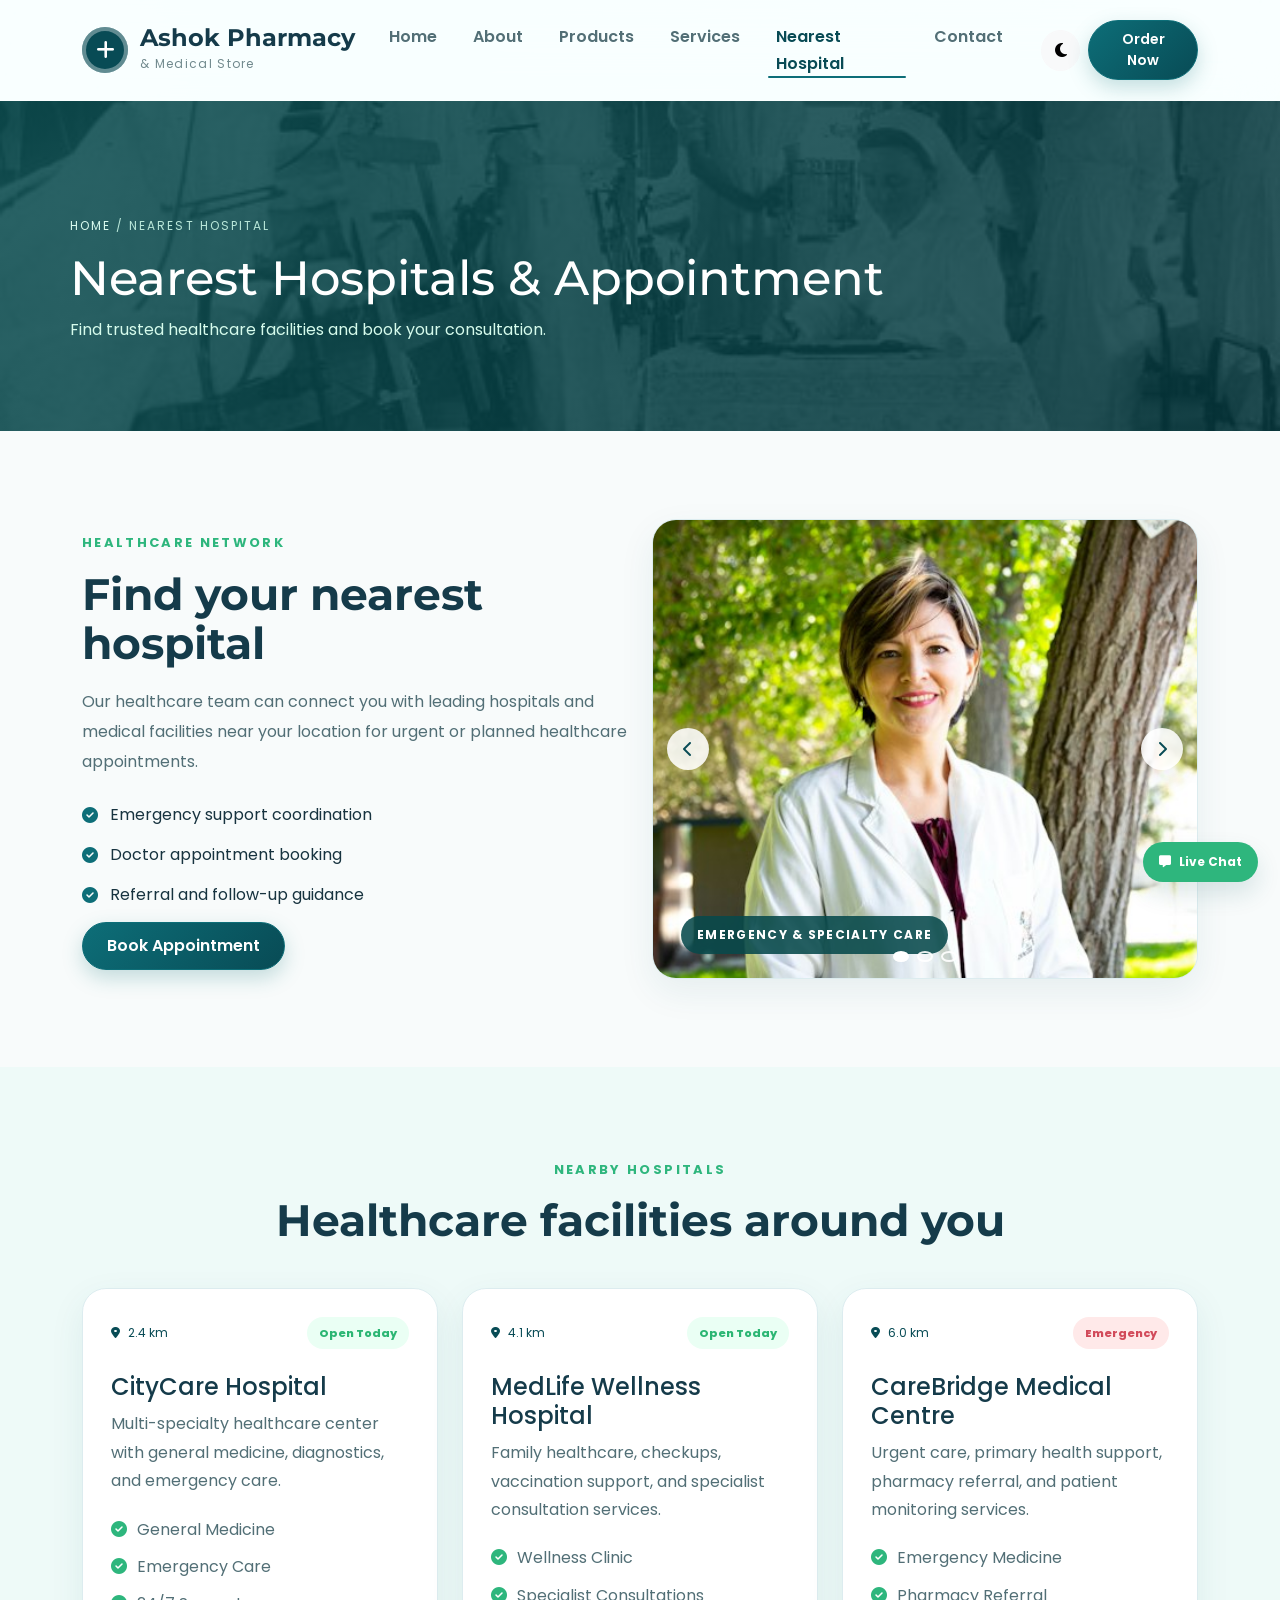
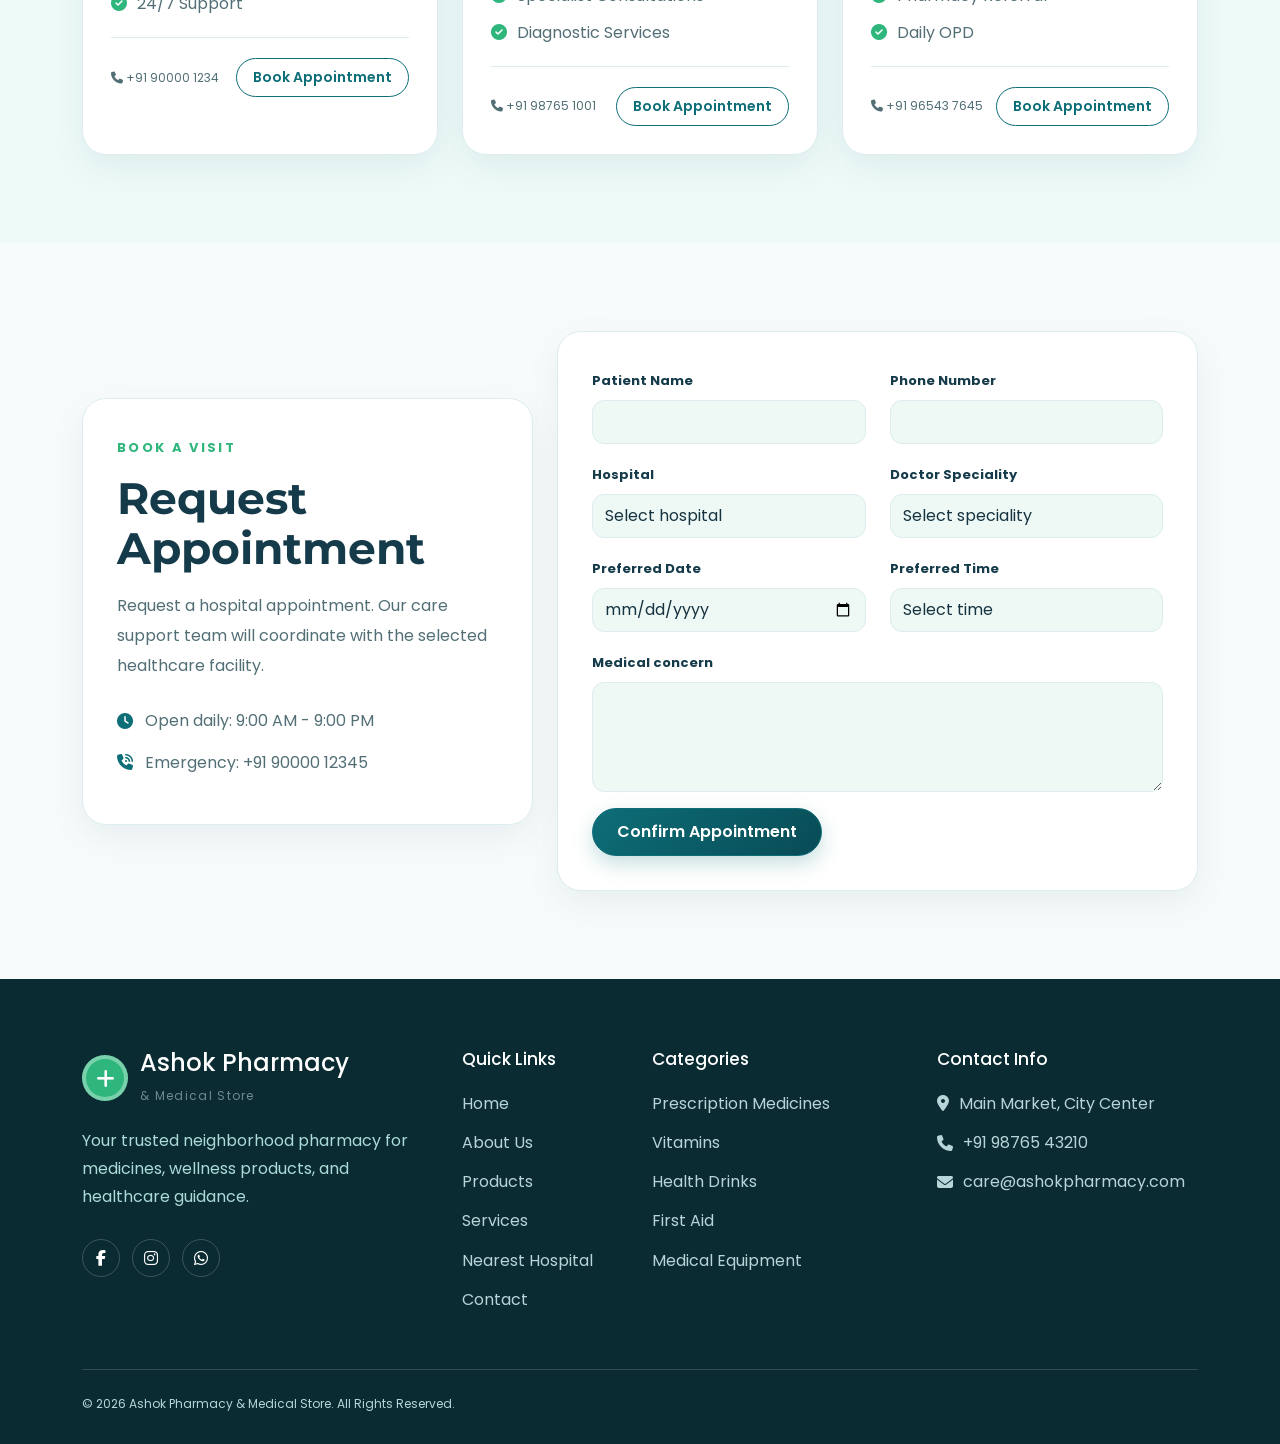
<file: hospitals.html>
<!DOCTYPE html>
<html lang="en">
<head>
  <meta charset="UTF-8" />
  <meta name="viewport" content="width=device-width, initial-scale=1.0" />
  <title>Nearest Hospital | Ashok Pharmacy & Medical Store</title>
  <link href="https://fonts.googleapis.com/css2?family=Poppins:wght@300;400;500;600;700&family=Montserrat:wght@600;700&display=swap" rel="stylesheet">
  <link href="https://cdn.jsdelivr.net/npm/bootstrap@5.3.3/dist/css/bootstrap.min.css" rel="stylesheet">
  <link rel="stylesheet" href="https://cdnjs.cloudflare.com/ajax/libs/font-awesome/6.5.2/css/all.min.css">
  <link href="https://unpkg.com/aos@2.3.1/dist/aos.css" rel="stylesheet">
  <link rel="stylesheet" href="style.css" />
</head>
<body>
  <div class="loader" id="loader">
    <div class="loader-content">
      <div class="loader-logo"><i class="fa-solid fa-plus"></i></div>
      <span>Ashok Pharmacy</span>
    </div>
  </div>

  <header class="main-header">
    <nav class="navbar navbar-expand-lg navbar-light sticky-top">
      <div class="container">
        <a class="navbar-brand d-flex align-items-center" href="index.html">
          <span class="brand-icon"><i class="fa-solid fa-plus"></i></span>
          <span>
            <span class="brand-title">Ashok Pharmacy</span>
            <span class="brand-subtitle">& Medical Store</span>
          </span>
        </a>
        <button class="navbar-toggler" type="button" data-bs-toggle="collapse" data-bs-target="#mainNav">
          <span class="navbar-toggler-icon"></span>
        </button>
        <div class="collapse navbar-collapse" id="mainNav">
          <ul class="navbar-nav ms-auto">
            <li class="nav-item"><a class="nav-link" href="index.html">Home</a></li>
            <li class="nav-item"><a class="nav-link" href="about.html">About</a></li>
            <li class="nav-item"><a class="nav-link" href="products.html">Products</a></li>
            <li class="nav-item"><a class="nav-link" href="services.html">Services</a></li>
            <li class="nav-item"><a class="nav-link active" href="hospitals.html">Nearest Hospital</a></li>
            <li class="nav-item"><a class="nav-link" href="contact.html">Contact</a></li>
          </ul>
          <div class="nav-actions d-flex align-items-center gap-2">
            <button id="themeToggle" class="btn btn-light btn-icon"><i class="fa-solid fa-moon"></i></button>
            <a href="products.html" class="btn btn-primary btn-sm">Order Now</a>
          </div>
        </div>
      </div>
    </nav>
  </header>

  <section class="page-banner page-hospital-bg">
    <div class="page-banner-overlay"></div>
    <div class="container page-banner-content">
      <span class="breadcrumb-label"><a href="index.html">Home</a> / Nearest Hospital</span>
      <h1>Nearest Hospitals & Appointment</h1>
      <p>Find trusted healthcare facilities and book your consultation.</p>
    </div>
  </section>

  <section class="section hospital-overview">
    <div class="container">
      <div class="row align-items-center">
        <div class="col-lg-6" data-aos="fade-right">
          <span class="section-kicker">Healthcare Network</span>
          <h2 class="section-title">Find your nearest hospital</h2>
          <p class="section-text">Our healthcare team can connect you with leading hospitals and medical facilities near your location for urgent or planned healthcare appointments.</p>
          <div class="feature-list">
            <div><i class="fa-solid fa-circle-check"></i><span>Emergency support coordination</span></div>
            <div><i class="fa-solid fa-circle-check"></i><span>Doctor appointment booking</span></div>
            <div><i class="fa-solid fa-circle-check"></i><span>Referral and follow-up guidance</span></div>
          </div>
          <a href="#appointment" class="btn btn-primary">Book Appointment</a>
        </div>
        <div class="col-lg-6" data-aos="fade-left">
          <div class="hospital-slider-wrapper">
            <div class="hospital-slider" id="hospitalSlider">
              <div class="hospital-slide is-active">
                <img src="images/pharmacy-team.jpg" alt="Hospital healthcare team" />
                <span class="slider-caption">Emergency & Specialty Care</span>
              </div>
              <div class="hospital-slide">
                <img src="images/hospital-ward.jpg" alt="Pharmacy consultation" />
                <span class="slider-caption">Care Coordination</span>
              </div>
              <div class="hospital-slide">
                <img src="images/pharmacy-interior.jpg" alt="Medical facilities" />
                <span class="slider-caption">Connected Healthcare Support</span>
              </div>
              <button class="hospital-slider-arrow prev" type="button" aria-label="Previous image">
                <i class="fa-solid fa-chevron-left"></i>
              </button>
              <button class="hospital-slider-arrow next" type="button" aria-label="Next image">
                <i class="fa-solid fa-chevron-right"></i>
              </button>
              <div class="hospital-slider-dots">
                <button class="dot is-active" aria-label="Show hospital image 1"></button>
                <button class="dot" aria-label="Show hospital image 2"></button>
                <button class="dot" aria-label="Show hospital image 3"></button>
              </div>
            </div>
          </div>
        </div>
      </div>
    </div>
  </section>

  <section class="section hospital-list-section">
    <div class="container">
      <div class="section-head text-center" data-aos="fade-up">
        <span class="section-kicker">Nearby Hospitals</span>
        <h2 class="section-title">Healthcare facilities around you</h2>
      </div>
      <div class="row g-4">
        <div class="col-lg-4 col-md-6" data-aos="zoom-in">
          <article class="hospital-card">
            <div class="hospital-card-top">
              <span class="hospital-distance"><i class="fa-solid fa-location-dot"></i> 2.4 km</span>
              <span class="availability-text open">Open Today</span>
            </div>
            <h4>CityCare Hospital</h4>
            <p class="hospital-summary">Multi-specialty healthcare center with general medicine, diagnostics, and emergency care.</p>
            <ul class="mini-list">
              <li><i class="fa-solid fa-circle-check"></i> General Medicine</li>
              <li><i class="fa-solid fa-circle-check"></i> Emergency Care</li>
              <li><i class="fa-solid fa-circle-check"></i> 24/7 Support</li>
            </ul>
            <div class="hospital-card-bottom">
              <span class="hospital-phone"><i class="fa-solid fa-phone"></i> +91 90000 1234</span>
              <a href="#appointment" class="btn btn-outline-primary btn-sm">Book Appointment</a>
            </div>
          </article>
        </div>
        <div class="col-lg-4 col-md-6" data-aos="zoom-in" data-aos-delay="80">
          <article class="hospital-card">
            <div class="hospital-card-top">
              <span class="hospital-distance"><i class="fa-solid fa-location-dot"></i> 4.1 km</span>
              <span class="availability-text open">Open Today</span>
            </div>
            <h4>MedLife Wellness Hospital</h4>
            <p class="hospital-summary">Family healthcare, checkups, vaccination support, and specialist consultation services.</p>
            <ul class="mini-list">
              <li><i class="fa-solid fa-circle-check"></i> Wellness Clinic</li>
              <li><i class="fa-solid fa-circle-check"></i> Specialist Consultations</li>
              <li><i class="fa-solid fa-circle-check"></i> Diagnostic Services</li>
            </ul>
            <div class="hospital-card-bottom">
              <span class="hospital-phone"><i class="fa-solid fa-phone"></i> +91 98765 1001</span>
              <a href="#appointment" class="btn btn-outline-primary btn-sm">Book Appointment</a>
            </div>
          </article>
        </div>
        <div class="col-lg-4 col-md-6" data-aos="zoom-in" data-aos-delay="160">
          <article class="hospital-card">
            <div class="hospital-card-top">
              <span class="hospital-distance"><i class="fa-solid fa-location-dot"></i> 6.0 km</span>
              <span class="availability-text urgent">Emergency</span>
            </div>
            <h4>CareBridge Medical Centre</h4>
            <p class="hospital-summary">Urgent care, primary health support, pharmacy referral, and patient monitoring services.</p>
            <ul class="mini-list">
              <li><i class="fa-solid fa-circle-check"></i> Emergency Medicine</li>
              <li><i class="fa-solid fa-circle-check"></i> Pharmacy Referral</li>
              <li><i class="fa-solid fa-circle-check"></i> Daily OPD</li>
            </ul>
            <div class="hospital-card-bottom">
              <span class="hospital-phone"><i class="fa-solid fa-phone"></i> +91 96543 7645</span>
              <a href="#appointment" class="btn btn-outline-primary btn-sm">Book Appointment</a>
            </div>
          </article>
        </div>
      </div>
    </div>
  </section>

  <section class="section appointment-section" id="appointment">
    <div class="container">
      <div class="row g-4 align-items-center">
        <div class="col-lg-5" data-aos="fade-right">
          <div class="appointment-info glass-panel">
            <span class="section-kicker">Book a Visit</span>
            <h2 class="section-title">Request Appointment</h2>
            <p class="section-text">Request a hospital appointment. Our care support team will coordinate with the selected healthcare facility.</p>
            <div class="quick-details">
              <div>
                <i class="fa-solid fa-clock"></i>
                <span>Open daily: 9:00 AM - 9:00 PM</span>
              </div>
              <div>
                <i class="fa-solid fa-phone-volume"></i>
                <span>Emergency: +91 90000 12345</span>
              </div>
            </div>
          </div>
        </div>
        <div class="col-lg-7" data-aos="fade-left">
          <div class="appointment-form-panel glass-panel">
            <form class="hospital-appointment-form needs-validation" novalidate>
              <div class="row">
                <div class="col-md-6 mb-3">
                  <label class="form-label">Patient Name</label>
                  <input type="text" class="form-control" name="patientName" required>
                  <div class="invalid-feedback">Please enter patient name.</div>
                </div>
                <div class="col-md-6 mb-3">
                  <label class="form-label">Phone Number</label>
                  <input type="tel" class="form-control" name="phone" required>
                  <div class="invalid-feedback">Please enter phone number.</div>
                </div>
              </div>
              <div class="row">
                <div class="col-md-6 mb-3">
                  <label class="form-label">Hospital</label>
                  <select class="form-select" name="hospital" required>
                    <option value="">Select hospital</option>
                    <option value="CityCare Hospital">CityCare Hospital</option>
                    <option value="MedLife Wellness Hospital">MedLife Wellness Hospital</option>
                    <option value="CareBridge Medical Centre">CareBridge Medical Centre</option>
                  </select>
                  <div class="invalid-feedback">Please select a hospital.</div>
                </div>
                <div class="col-md-6 mb-3">
                  <label class="form-label">Doctor Speciality</label>
                  <select class="form-select" name="speciality" required>
                    <option value="">Select speciality</option>
                    <option value="General Medicine">General Medicine</option>
                    <option value="Cardiology">Cardiology</option>
                    <option value="Family Wellness">Family Wellness</option>
                    <option value="Emergency Care">Emergency Care</option>
                  </select>
                  <div class="invalid-feedback">Please select speciality.</div>
                </div>
              </div>
              <div class="row">
                <div class="col-md-6 mb-3">
                  <label class="form-label">Preferred Date</label>
                  <input type="date" class="form-control" name="appointmentDate" required>
                  <div class="invalid-feedback">Please choose a date.</div>
                </div>
                <div class="col-md-6 mb-3">
                  <label class="form-label">Preferred Time</label>
                  <select class="form-select" name="appointmentTime" required>
                    <option value="">Select time</option>
                    <option value="09:00 AM - 11:00 AM">09:00 AM - 11:00 AM</option>
                    <option value="12:00 PM - 02:00 PM">12:00 PM - 02:00 PM</option>
                    <option value="04:00 PM - 06:00 PM">04:00 PM - 06:00 PM</option>
                    <option value="07:00 PM - 09:00 PM">07:00 PM - 09:00 PM</option>
                  </select>
                  <div class="invalid-feedback">Please select time.</div>
                </div>
              </div>
              <div class="mb-3">
                <label class="form-label">Medical concern</label>
                <textarea class="form-control" rows="4" name="concern" required></textarea>
                <div class="invalid-feedback">Please describe your concern.</div>
              </div>
              <button type="submit" class="btn btn-primary">Confirm Appointment</button>
              <span class="form-result ms-3"></span>
            </form>
          </div>
        </div>
      </div>
    </div>
  </section>

  <footer class="footer">
    <div class="container">
      <div class="row">
        <div class="col-lg-4 col-md-6">
          <div class="footer-brand">
            <span class="brand-icon footer-logo"><i class="fa-solid fa-plus"></i></span>
            <div>
              <h4>Ashok Pharmacy</h4>
              <span class="brand-subtitle">& Medical Store</span>
            </div>
          </div>
          <p class="footer-text">Your trusted neighborhood pharmacy for medicines, wellness products, and healthcare guidance.</p>
          <div class="social-links">
            <a href="#"><i class="fa-brands fa-facebook-f"></i></a>
            <a href="#"><i class="fa-brands fa-instagram"></i></a>
            <a href="#"><i class="fa-brands fa-whatsapp"></i></a>
          </div>
        </div>
        <div class="col-lg-2 col-md-6">
          <h5>Quick Links</h5>
          <ul class="footer-links">
            <li><a href="index.html">Home</a></li>
            <li><a href="about.html">About Us</a></li>
            <li><a href="products.html">Products</a></li>
            <li><a href="services.html">Services</a></li>
            <li><a href="hospitals.html">Nearest Hospital</a></li>
            <li><a href="contact.html">Contact</a></li>
          </ul>
        </div>
        <div class="col-lg-3 col-md-6">
          <h5>Categories</h5>
          <ul class="footer-links">
            <li><a href="products.html">Prescription Medicines</a></li>
            <li><a href="products.html">Vitamins</a></li>
            <li><a href="products.html">Health Drinks</a></li>
            <li><a href="products.html">First Aid</a></li>
            <li><a href="products.html">Medical Equipment</a></li>
          </ul>
        </div>
        <div class="col-lg-3 col-md-6">
          <h5>Contact Info</h5>
          <ul class="footer-links contact-list">
            <li><i class="fa-solid fa-location-dot"></i> Main Market, City Center</li>
            <li><i class="fa-solid fa-phone"></i> +91 98765 43210</li>
            <li><i class="fa-solid fa-envelope"></i> care@ashokpharmacy.com</li>
          </ul>
        </div>
      </div>
      <div class="footer-bottom">
        <span>© 2026 Ashok Pharmacy & Medical Store. All Rights Reserved.</span>
      </div>
    </div>
  </footer>

  <a href="#" class="back-to-top"><i class="fa-solid fa-arrow-up"></i></a>
  <a href="#" class="live-chat"><i class="fa-solid fa-message"></i><span>Live Chat</span></a>

  <script src="https://cdn.jsdelivr.net/npm/bootstrap@5.3.3/dist/js/bootstrap.bundle.min.js"></script>
  <script src="https://unpkg.com/aos@2.3.1/dist/aos.js"></script>
  <script src="script.js"></script>
</body>
</html>
</file>
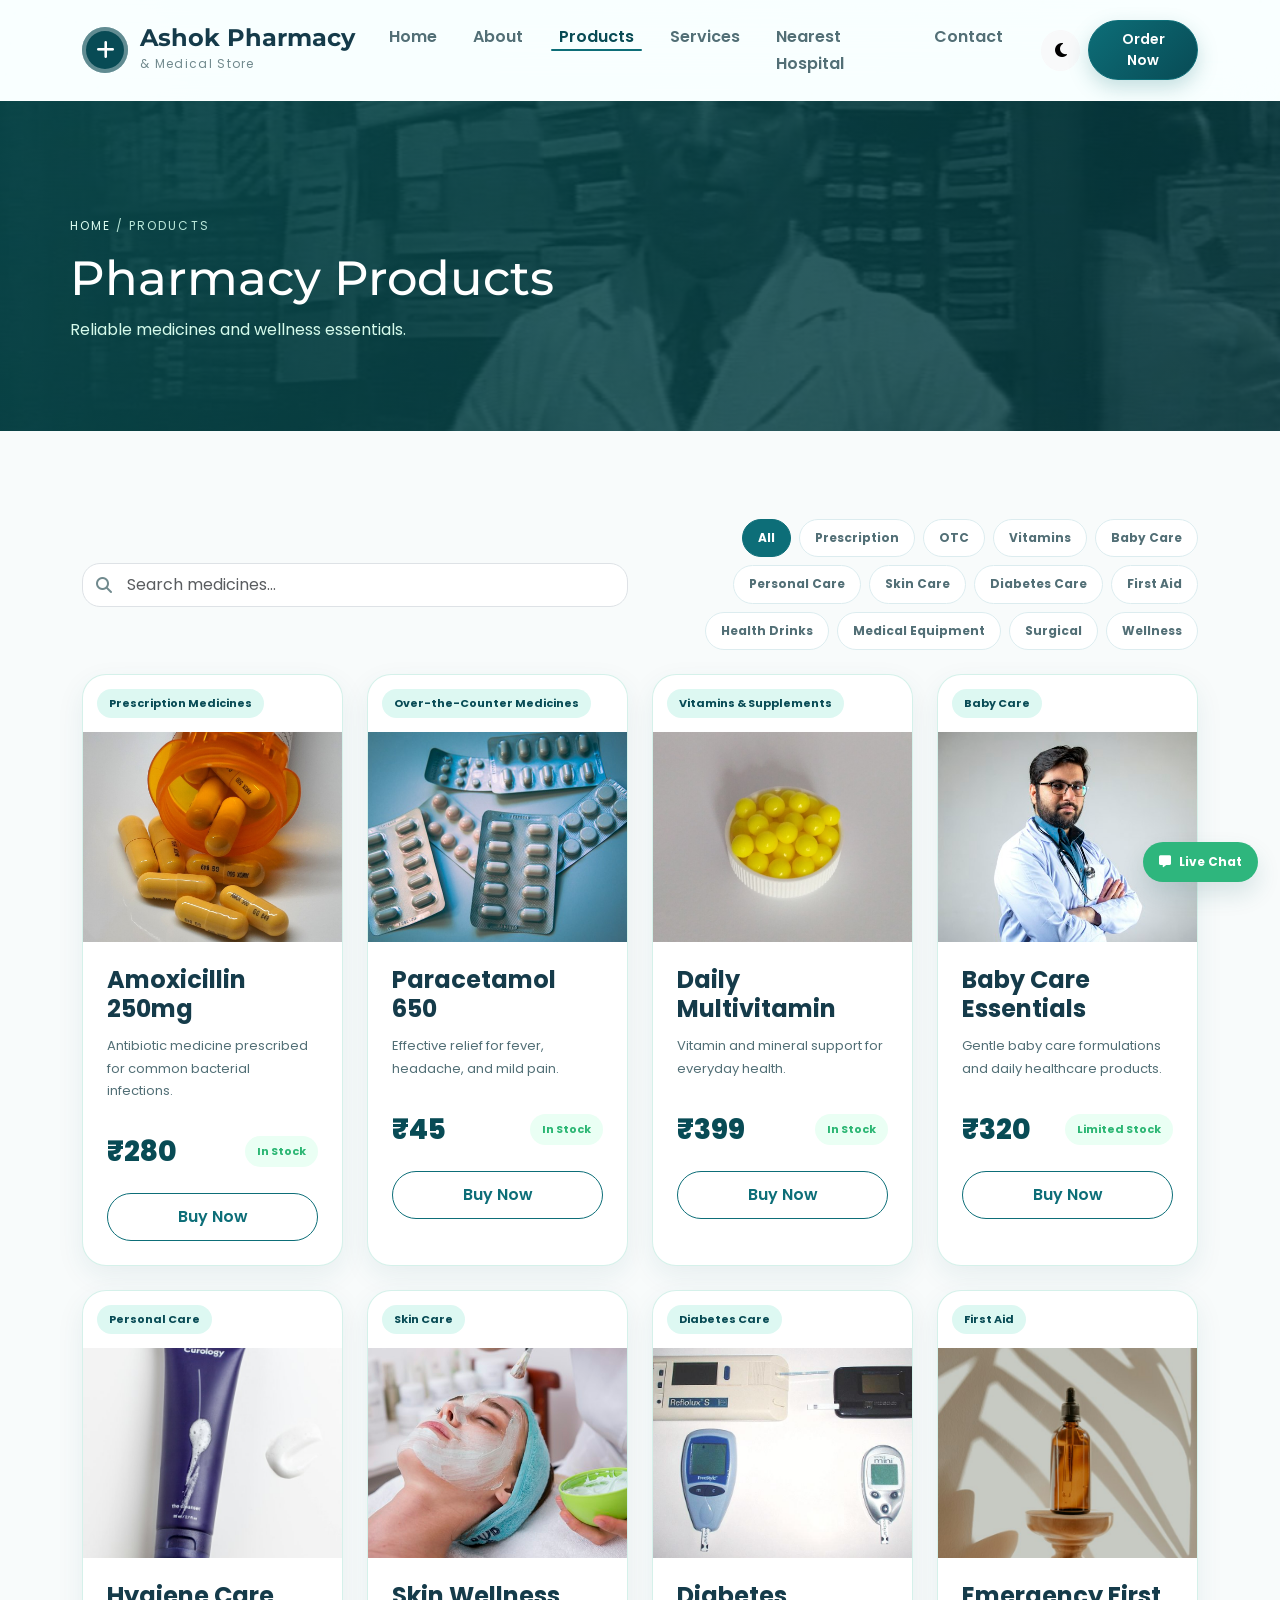
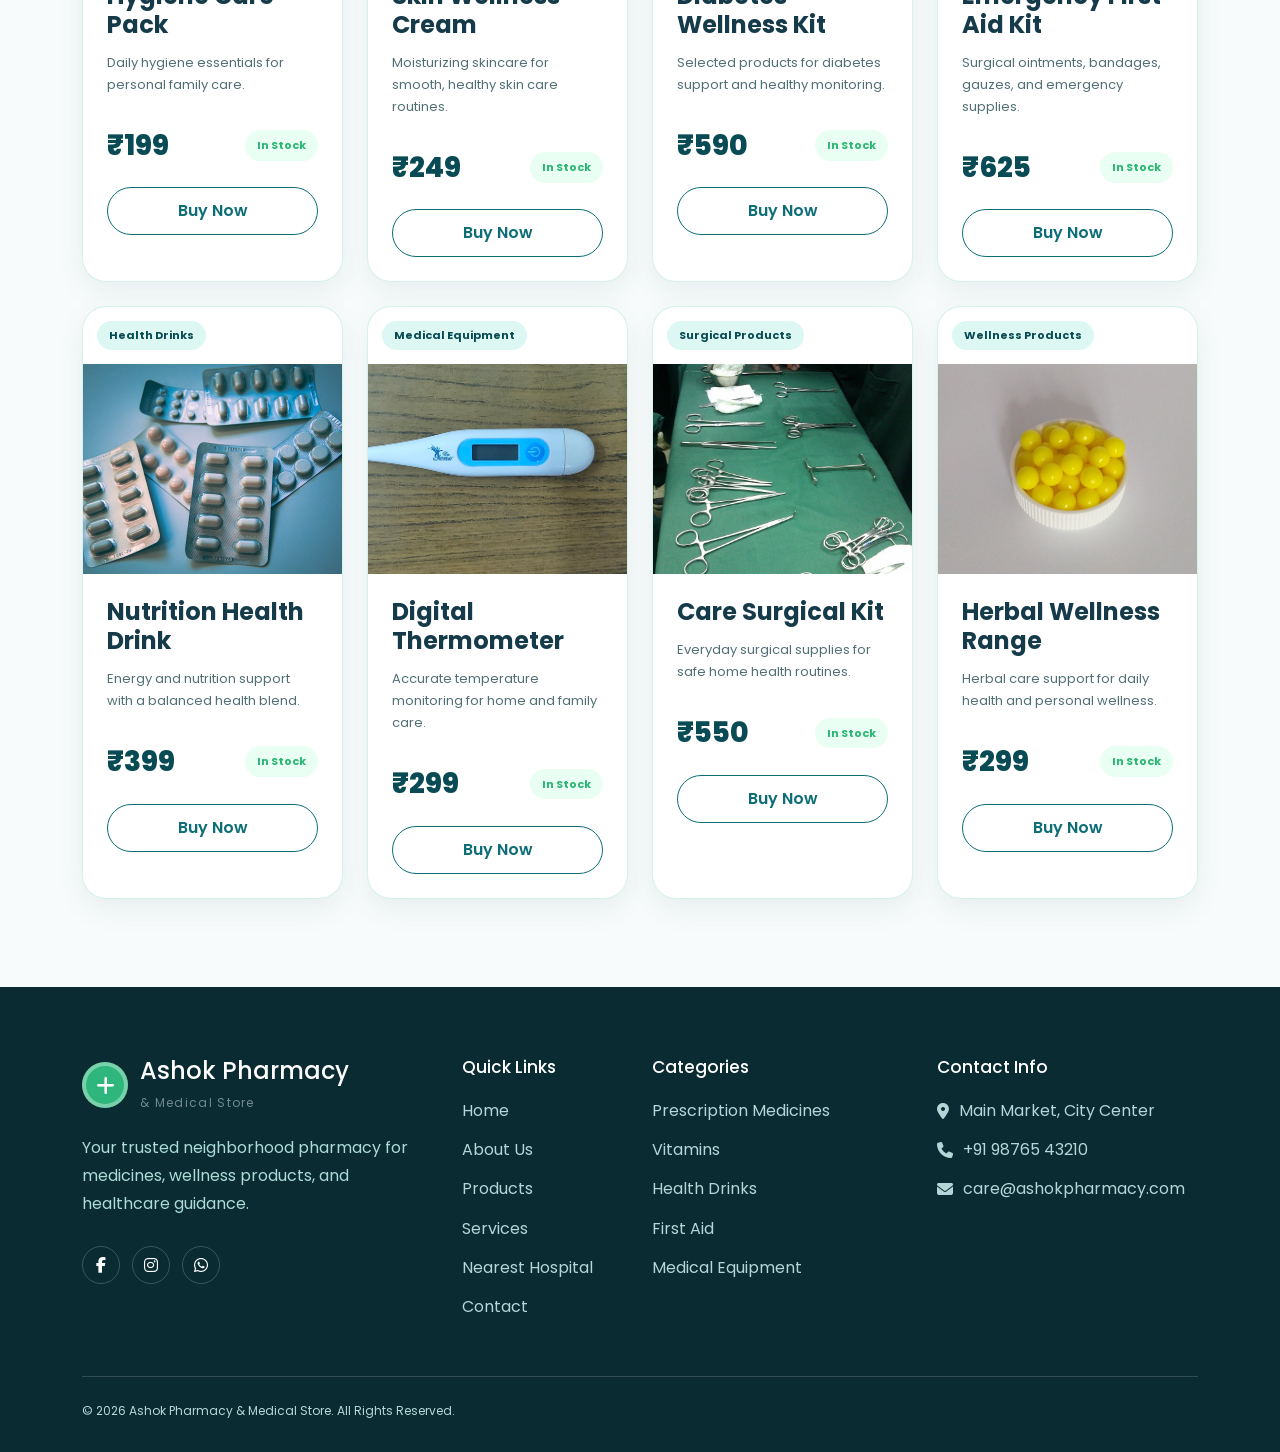
<file: products.html>
<!DOCTYPE html>
<html lang="en">
<head>
  <meta charset="UTF-8" />
  <meta name="viewport" content="width=device-width, initial-scale=1.0" />
  <title>Products | Ashok Pharmacy & Medical Store</title>
  <link href="https://fonts.googleapis.com/css2?family=Poppins:wght@300;400;500;600;700&family=Montserrat:wght@600;700&display=swap" rel="stylesheet">
  <link href="https://cdn.jsdelivr.net/npm/bootstrap@5.3.3/dist/css/bootstrap.min.css" rel="stylesheet">
  <link rel="stylesheet" href="https://cdnjs.cloudflare.com/ajax/libs/font-awesome/6.5.2/css/all.min.css">
  <link href="https://unpkg.com/aos@2.3.1/dist/aos.css" rel="stylesheet">
  <link rel="stylesheet" href="style.css" />
</head>
<body>
  <div class="loader" id="loader">
    <div class="loader-content">
      <div class="loader-logo"><i class="fa-solid fa-plus"></i></div>
      <span>Ashok Pharmacy</span>
    </div>
  </div>

  <header class="main-header">
    <nav class="navbar navbar-expand-lg navbar-light sticky-top">
      <div class="container">
        <a class="navbar-brand d-flex align-items-center" href="index.html">
          <span class="brand-icon"><i class="fa-solid fa-plus"></i></span>
          <span>
            <span class="brand-title">Ashok Pharmacy</span>
            <span class="brand-subtitle">& Medical Store</span>
          </span>
        </a>
        <button class="navbar-toggler" type="button" data-bs-toggle="collapse" data-bs-target="#mainNav">
          <span class="navbar-toggler-icon"></span>
        </button>
        <div class="collapse navbar-collapse" id="mainNav">
          <ul class="navbar-nav ms-auto">
            <li class="nav-item"><a class="nav-link" href="index.html">Home</a></li>
            <li class="nav-item"><a class="nav-link" href="about.html">About</a></li>
            <li class="nav-item"><a class="nav-link active" href="products.html">Products</a></li>
            <li class="nav-item"><a class="nav-link" href="services.html">Services</a></li>
            <li class="nav-item"><a class="nav-link" href="hospitals.html">Nearest Hospital</a></li>
            <li class="nav-item"><a class="nav-link" href="contact.html">Contact</a></li>
          </ul>
          <div class="nav-actions d-flex align-items-center gap-2">
            <button id="themeToggle" class="btn btn-light btn-icon"><i class="fa-solid fa-moon"></i></button>
            <a href="products.html" class="btn btn-primary btn-sm">Order Now</a>
          </div>
        </div>
      </div>
    </nav>
  </header>

  <section class="page-banner page-products-bg">
    <div class="page-banner-overlay"></div>
    <div class="container page-banner-content">
      <span class="breadcrumb-label"><a href="index.html">Home</a> / Products</span>
      <h1>Pharmacy Products</h1>
      <p>Reliable medicines and wellness essentials.</p>
    </div>
  </section>

  <section class="section products-main">
    <div class="container">
      <div class="row mb-4 align-items-center">
        <div class="col-lg-6" data-aos="fade-right">
          <div class="product-toolbar">
            <div class="search-wrap">
              <i class="fa-solid fa-magnifying-glass"></i>
              <input type="text" id="productSearch" class="form-control" placeholder="Search medicines...">
            </div>
          </div>
        </div>
        <div class="col-lg-6" data-aos="fade-left">
          <div class="category-filters d-flex flex-wrap gap-2 justify-content-lg-end">
            <button class="filter-chip active" data-category="All">All</button>
            <button class="filter-chip" data-category="Prescription Medicines">Prescription</button>
            <button class="filter-chip" data-category="Over-the-Counter Medicines">OTC</button>
            <button class="filter-chip" data-category="Vitamins & Supplements">Vitamins</button>
            <button class="filter-chip" data-category="Baby Care">Baby Care</button>
            <button class="filter-chip" data-category="Personal Care">Personal Care</button>
            <button class="filter-chip" data-category="Skin Care">Skin Care</button>
            <button class="filter-chip" data-category="Diabetes Care">Diabetes Care</button>
            <button class="filter-chip" data-category="First Aid">First Aid</button>
            <button class="filter-chip" data-category="Health Drinks">Health Drinks</button>
            <button class="filter-chip" data-category="Medical Equipment">Medical Equipment</button>
            <button class="filter-chip" data-category="Surgical Products">Surgical</button>
            <button class="filter-chip" data-category="Wellness Products">Wellness</button>
          </div>
        </div>
      </div>

      <div class="row g-4 product-grid" id="productGrid">
        <div class="col-lg-3 col-md-6 product-card-wrap" data-category="Prescription Medicines">
          <article class="product-card product-list-card">
            <span class="product-tag">Prescription Medicines</span>
            <img src="images/amoxicillin.jpg" alt="" class="product-img">
            <div class="product-body">
              <h4>Amoxicillin 250mg</h4>
              <p class="product-text">Antibiotic medicine prescribed for common bacterial infections.</p>
              <div class="product-meta">
                <span class="price">₹280</span>
                <span class="availability">In Stock</span>
              </div>
              <a href="contact.html" class="btn btn-outline-primary w-100">Buy Now</a>
            </div>
          </article>
        </div>
        <div class="col-lg-3 col-md-6 product-card-wrap" data-category="Over-the-Counter Medicines">
          <article class="product-card product-list-card">
            <span class="product-tag">Over-the-Counter Medicines</span>
            <img src="images/daily-wellness.jpg" alt="" class="product-img">
            <div class="product-body">
              <h4>Paracetamol 650</h4>
              <p class="product-text">Effective relief for fever, headache, and mild pain.</p>
              <div class="product-meta">
                <span class="price">₹45</span>
                <span class="availability">In Stock</span>
              </div>
              <a href="contact.html" class="btn btn-outline-primary w-100">Buy Now</a>
            </div>
          </article>
        </div>
        <div class="col-lg-3 col-md-6 product-card-wrap" data-category="Vitamins & Supplements">
          <article class="product-card product-list-card">
            <span class="product-tag">Vitamins & Supplements</span>
            <img src="images/vitamin-c.jpg" alt="Daily Multivitamin" class="product-img">
            <div class="product-body">
              <h4>Daily Multivitamin</h4>
              <p class="product-text">Vitamin and mineral support for everyday health.</p>
              <div class="product-meta">
                <span class="price">₹399</span>
                <span class="availability">In Stock</span>
              </div>
              <a href="contact.html" class="btn btn-outline-primary w-100">Buy Now</a>
            </div>
          </article>
        </div>
        <div class="col-lg-3 col-md-6 product-card-wrap" data-category="Baby Care">
          <article class="product-card product-list-card">
            <span class="product-tag">Baby Care</span>
            <img src="images/doctor-ayesha.jpg" alt="" class="product-img">
            <div class="product-body">
              <h4>Baby Care Essentials</h4>
              <p class="product-text">Gentle baby care formulations and daily healthcare products.</p>
              <div class="product-meta">
                <span class="price">₹320</span>
                <span class="availability">Limited Stock</span>
              </div>
              <a href="contact.html" class="btn btn-outline-primary w-100">Buy Now</a>
            </div>
          </article>
        </div>
        <div class="col-lg-3 col-md-6 product-card-wrap" data-category="Personal Care">
          <article class="product-card product-list-card">
            <span class="product-tag">Personal Care</span>
            <img src="images/hygiene-pack.jpg" alt="" class="product-img">
            <div class="product-body">
              <h4>Hygiene Care Pack</h4>
              <p class="product-text">Daily hygiene essentials for personal family care.</p>
              <div class="product-meta">
                <span class="price">₹199</span>
                <span class="availability">In Stock</span>
              </div>
              <a href="contact.html" class="btn btn-outline-primary w-100">Buy Now</a>
            </div>
          </article>
        </div>
        <div class="col-lg-3 col-md-6 product-card-wrap" data-category="Skin Care">
          <article class="product-card product-list-card">
            <span class="product-tag">Skin Care</span>
            <img src="images/skin-cream.jpg" alt="" class="product-img">
            <div class="product-body">
              <h4>Skin Wellness Cream</h4>
              <p class="product-text">Moisturizing skincare for smooth, healthy skin care routines.</p>
              <div class="product-meta">
                <span class="price">₹249</span>
                <span class="availability">In Stock</span>
              </div>
              <a href="contact.html" class="btn btn-outline-primary w-100">Buy Now</a>
            </div>
          </article>
        </div>
        <div class="col-lg-3 col-md-6 product-card-wrap" data-category="Diabetes Care">
          <article class="product-card product-list-card">
            <span class="product-tag">Diabetes Care</span>
            <img src="images/blood-sugar-meter.jpg" alt="" class="product-img">
            <div class="product-body">
              <h4>Diabetes Wellness Kit</h4>
              <p class="product-text">Selected products for diabetes support and healthy monitoring.</p>
              <div class="product-meta">
                <span class="price">₹590</span>
                <span class="availability">In Stock</span>
              </div>
              <a href="contact.html" class="btn btn-outline-primary w-100">Buy Now</a>
            </div>
          </article>
        </div>
        <div class="col-lg-3 col-md-6 product-card-wrap" data-category="First Aid">
          <article class="product-card product-list-card">
            <span class="product-tag">First Aid</span>
            <img src="images/first-aid-kit.jpg" alt="Emergency First Aid Kit" class="product-img">
            <div class="product-body">
              <h4>Emergency First Aid Kit</h4>
              <p class="product-text">Surgical ointments, bandages, gauzes, and emergency supplies.</p>
              <div class="product-meta">
                <span class="price">₹625</span>
                <span class="availability">In Stock</span>
              </div>
              <a href="contact.html" class="btn btn-outline-primary w-100">Buy Now</a>
            </div>
          </article>
        </div>
        <div class="col-lg-3 col-md-6 product-card-wrap" data-category="Health Drinks">
          <article class="product-card product-list-card">
            <span class="product-tag">Health Drinks</span>
            <img src="images/daily-wellness.jpg" alt="Nutrition Health Drink" class="product-img">
            <div class="product-body">
              <h4>Nutrition Health Drink</h4>
              <p class="product-text">Energy and nutrition support with a balanced health blend.</p>
              <div class="product-meta">
                <span class="price">₹399</span>
                <span class="availability">In Stock</span>
              </div>
              <a href="contact.html" class="btn btn-outline-primary w-100">Buy Now</a>
            </div>
          </article>
        </div>
        <div class="col-lg-3 col-md-6 product-card-wrap" data-category="Medical Equipment">
          <article class="product-card product-list-card">
            <span class="product-tag">Medical Equipment</span>
            <img src="images/digital-thermometer.jpg" alt="Digital Thermometer" class="product-img">
            <div class="product-body">
              <h4>Digital Thermometer</h4>
              <p class="product-text">Accurate temperature monitoring for home and family care.</p>
              <div class="product-meta">
                <span class="price">₹299</span>
                <span class="availability">In Stock</span>
              </div>
              <a href="contact.html" class="btn btn-outline-primary w-100">Buy Now</a>
            </div>
          </article>
        </div>
        <div class="col-lg-3 col-md-6 product-card-wrap" data-category="Surgical Products">
          <article class="product-card product-list-card">
            <span class="product-tag">Surgical Products</span>
            <img src="images/surgical-instruments.jpg" alt="Care Surgical Kit" class="product-img">
            <div class="product-body">
              <h4>Care Surgical Kit</h4>
              <p class="product-text">Everyday surgical supplies for safe home health routines.</p>
              <div class="product-meta">
                <span class="price">₹550</span>
                <span class="availability">In Stock</span>
              </div>
              <a href="contact.html" class="btn btn-outline-primary w-100">Buy Now</a>
            </div>
          </article>
        </div>
        <div class="col-lg-3 col-md-6 product-card-wrap" data-category="Wellness Products">
          <article class="product-card product-list-card">
            <span class="product-tag">Wellness Products</span>
            <img src="images/vitamin-c.jpg" alt="Herbal Wellness Range" class="product-img">
            <div class="product-body">
              <h4>Herbal Wellness Range</h4>
              <p class="product-text">Herbal care support for daily health and personal wellness.</p>
              <div class="product-meta">
                <span class="price">₹299</span>
                <span class="availability">In Stock</span>
              </div>
              <a href="contact.html" class="btn btn-outline-primary w-100">Buy Now</a>
            </div>
          </article>
        </div>
      </div>
    </div>
  </section>

  <footer class="footer">
    <div class="container">
      <div class="row">
        <div class="col-lg-4 col-md-6">
          <div class="footer-brand">
            <span class="brand-icon footer-logo"><i class="fa-solid fa-plus"></i></span>
            <div>
              <h4>Ashok Pharmacy</h4>
              <span class="brand-subtitle">& Medical Store</span>
            </div>
          </div>
          <p class="footer-text">Your trusted neighborhood pharmacy for medicines, wellness products, and healthcare guidance.</p>
          <div class="social-links">
            <a href="#"><i class="fa-brands fa-facebook-f"></i></a>
            <a href="#"><i class="fa-brands fa-instagram"></i></a>
            <a href="#"><i class="fa-brands fa-whatsapp"></i></a>
          </div>
        </div>
        <div class="col-lg-2 col-md-6">
          <h5>Quick Links</h5>
          <ul class="footer-links">
            <li><a href="index.html">Home</a></li>
            <li><a href="about.html">About Us</a></li>
            <li><a href="products.html">Products</a></li>
            <li><a href="services.html">Services</a></li>
            <li><a href="hospitals.html">Nearest Hospital</a></li>
            <li><a href="contact.html">Contact</a></li>
          </ul>
        </div>
        <div class="col-lg-3 col-md-6">
          <h5>Categories</h5>
          <ul class="footer-links">
            <li><a href="products.html">Prescription Medicines</a></li>
            <li><a href="products.html">Vitamins</a></li>
            <li><a href="products.html">Health Drinks</a></li>
            <li><a href="products.html">First Aid</a></li>
            <li><a href="products.html">Medical Equipment</a></li>
          </ul>
        </div>
        <div class="col-lg-3 col-md-6">
          <h5>Contact Info</h5>
          <ul class="footer-links contact-list">
            <li><i class="fa-solid fa-location-dot"></i> Main Market, City Center</li>
            <li><i class="fa-solid fa-phone"></i> +91 98765 43210</li>
            <li><i class="fa-solid fa-envelope"></i> care@ashokpharmacy.com</li>
          </ul>
        </div>
      </div>
      <div class="footer-bottom">
        <span>© 2026 Ashok Pharmacy & Medical Store. All Rights Reserved.</span>
      </div>
    </div>
  </footer>

  <a href="#" class="back-to-top"><i class="fa-solid fa-arrow-up"></i></a>
  <a href="#" class="live-chat"><i class="fa-solid fa-message"></i><span>Live Chat</span></a>

  <script src="https://cdn.jsdelivr.net/npm/bootstrap@5.3.3/dist/js/bootstrap.bundle.min.js"></script>
  <script src="https://unpkg.com/aos@2.3.1/dist/aos.js"></script>
  <script src="script.js"></script>
</body>
</html>
</file>
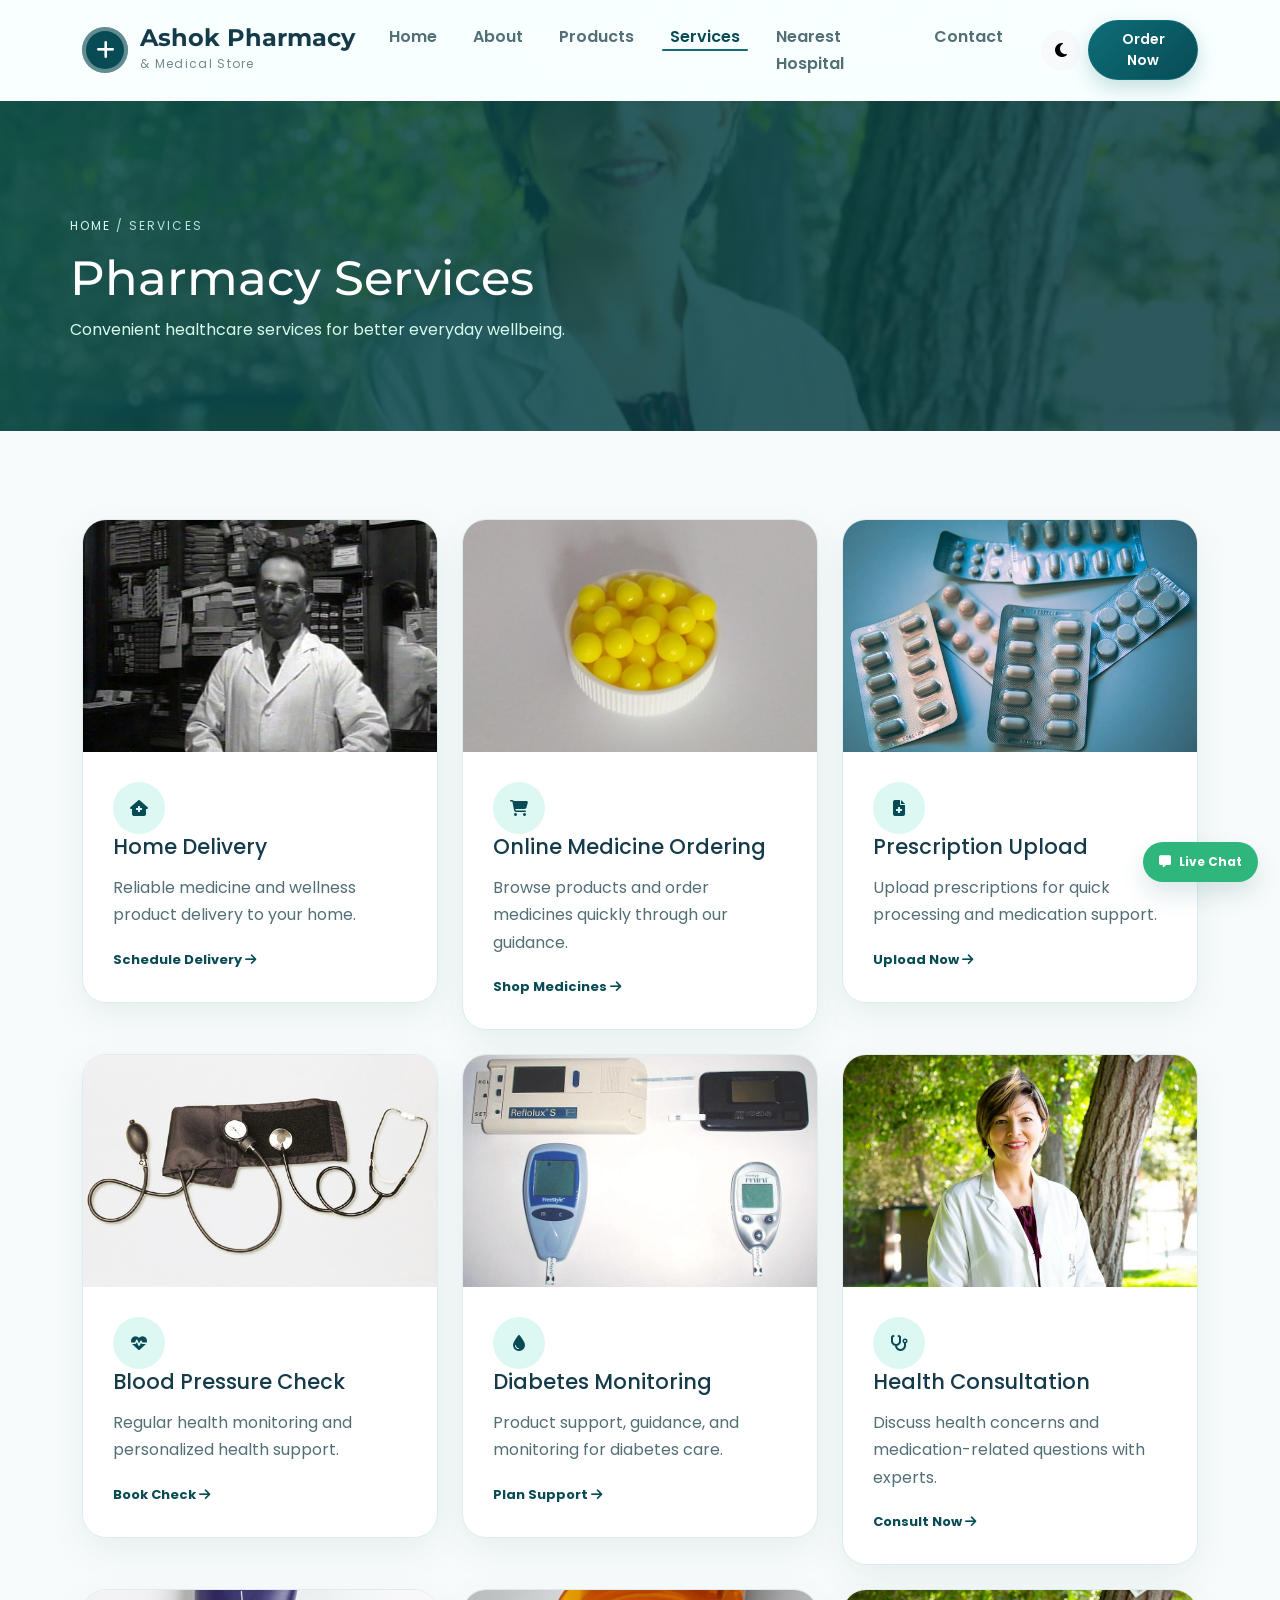
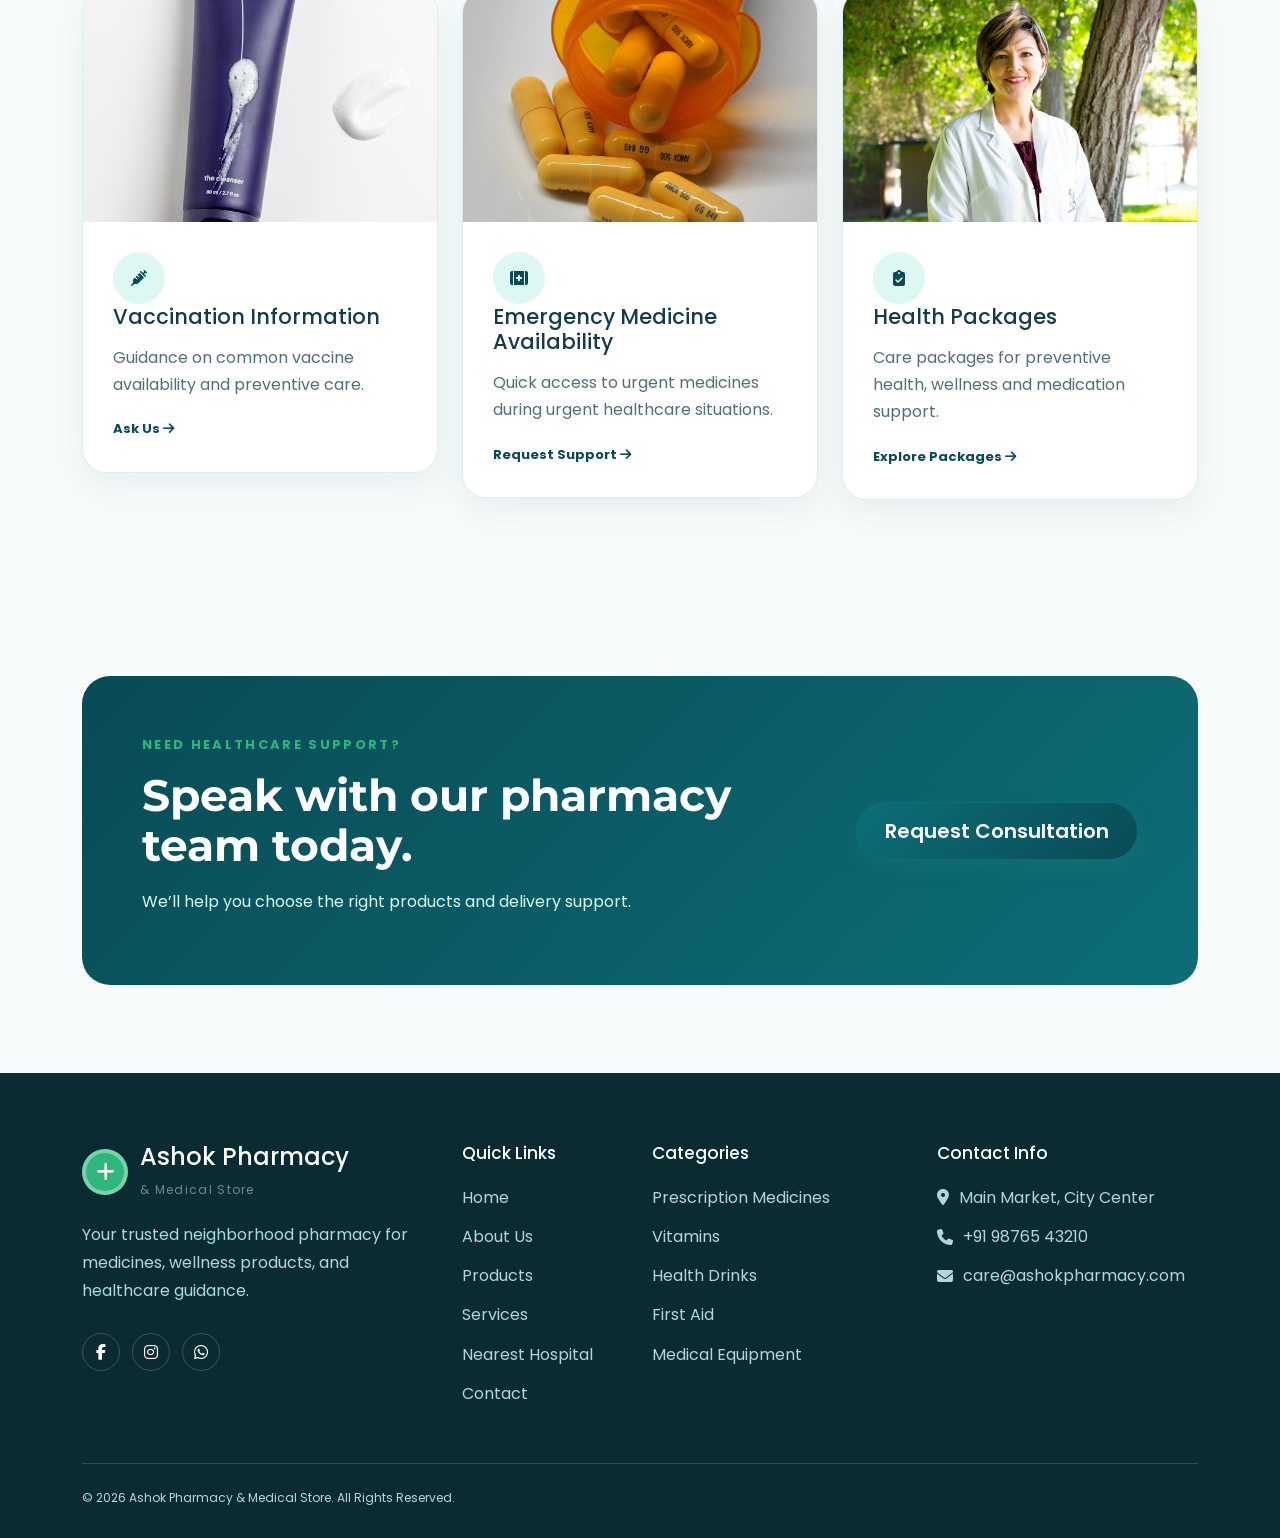
<file: services.html>
<!DOCTYPE html>
<html lang="en">
<head>
  <meta charset="UTF-8" />
  <meta name="viewport" content="width=device-width, initial-scale=1.0" />
  <title>Services | Ashok Pharmacy & Medical Store</title>
  <link href="https://fonts.googleapis.com/css2?family=Poppins:wght@300;400;500;600;700&family=Montserrat:wght@600;700&display=swap" rel="stylesheet">
  <link href="https://cdn.jsdelivr.net/npm/bootstrap@5.3.3/dist/css/bootstrap.min.css" rel="stylesheet">
  <link rel="stylesheet" href="https://cdnjs.cloudflare.com/ajax/libs/font-awesome/6.5.2/css/all.min.css">
  <link href="https://unpkg.com/aos@2.3.1/dist/aos.css" rel="stylesheet">
  <link rel="stylesheet" href="style.css" />
</head>
<body>
  <div class="loader" id="loader">
    <div class="loader-content">
      <div class="loader-logo"><i class="fa-solid fa-plus"></i></div>
      <span>Ashok Pharmacy</span>
    </div>
  </div>

  <header class="main-header">
    <nav class="navbar navbar-expand-lg navbar-light sticky-top">
      <div class="container">
        <a class="navbar-brand d-flex align-items-center" href="index.html">
          <span class="brand-icon"><i class="fa-solid fa-plus"></i></span>
          <span>
            <span class="brand-title">Ashok Pharmacy</span>
            <span class="brand-subtitle">& Medical Store</span>
          </span>
        </a>
        <button class="navbar-toggler" type="button" data-bs-toggle="collapse" data-bs-target="#mainNav">
          <span class="navbar-toggler-icon"></span>
        </button>
        <div class="collapse navbar-collapse" id="mainNav">
          <ul class="navbar-nav ms-auto">
            <li class="nav-item"><a class="nav-link" href="index.html">Home</a></li>
            <li class="nav-item"><a class="nav-link" href="about.html">About</a></li>
            <li class="nav-item"><a class="nav-link" href="products.html">Products</a></li>
            <li class="nav-item"><a class="nav-link active" href="services.html">Services</a></li>
            <li class="nav-item"><a class="nav-link" href="hospitals.html">Nearest Hospital</a></li>
            <li class="nav-item"><a class="nav-link" href="contact.html">Contact</a></li>
          </ul>
          <div class="nav-actions d-flex align-items-center gap-2">
            <button id="themeToggle" class="btn btn-light btn-icon"><i class="fa-solid fa-moon"></i></button>
            <a href="products.html" class="btn btn-primary btn-sm">Order Now</a>
          </div>
        </div>
      </div>
    </nav>
  </header>

  <section class="page-banner page-services-bg">
    <div class="page-banner-overlay"></div>
    <div class="container page-banner-content">
      <span class="breadcrumb-label"><a href="index.html">Home</a> / Services</span>
      <h1>Pharmacy Services</h1>
      <p>Convenient healthcare services for better everyday wellbeing.</p>
    </div>
  </section>

  <section class="section services-overview">
    <div class="container">
      <div class="row g-4">
        <div class="col-lg-4 col-md-6" data-aos="fade-up">
          <article class="service-detail-card">
            <div class="service-card-image">
              <img src="images/hero-pharmacist.jpg" alt="Pharmacist consultation" />
            </div>
            <div class="service-card-body">
              <span class="service-icon"><i class="fa-solid fa-house-medical"></i></span>
              <h4>Home Delivery</h4>
              <p>Reliable medicine and wellness product delivery to your home.</p>
              <a href="contact.html" class="read-link">Schedule Delivery <i class="fa-solid fa-arrow-right"></i></a>
            </div>
          </article>
        </div>
        <div class="col-lg-4 col-md-6" data-aos="fade-up" data-aos-delay="80">
          <article class="service-detail-card">
            <div class="service-card-image">
              <img src="images/vitamin-c.jpg" alt="Online medicine ordering" />
            </div>
            <div class="service-card-body">
              <span class="service-icon"><i class="fa-solid fa-cart-shopping"></i></span>
              <h4>Online Medicine Ordering</h4>
              <p>Browse products and order medicines quickly through our guidance.</p>
              <a href="products.html" class="read-link">Shop Medicines <i class="fa-solid fa-arrow-right"></i></a>
            </div>
          </article>
        </div>
        <div class="col-lg-4 col-md-6" data-aos="fade-up" data-aos-delay="160">
          <article class="service-detail-card">
            <div class="service-card-image">
              <img src="images/daily-wellness.jpg" alt="Pharmacist consult" />
            </div>
            <div class="service-card-body">
              <span class="service-icon"><i class="fa-solid fa-file-medical"></i></span>
              <h4>Prescription Upload</h4>
              <p>Upload prescriptions for quick processing and medication support.</p>
              <a href="contact.html" class="read-link">Upload Now <i class="fa-solid fa-arrow-right"></i></a>
            </div>
          </article>
        </div>
        <div class="col-lg-4 col-md-6" data-aos="fade-up">
          <article class="service-detail-card">
            <div class="service-card-image">
              <img src="images/blood-pressure.jpg" alt="Healthcare assistance" />
            </div>
            <div class="service-card-body">
              <span class="service-icon"><i class="fa-solid fa-heart-pulse"></i></span>
              <h4>Blood Pressure Check</h4>
              <p>Regular health monitoring and personalized health support.</p>
              <a href="contact.html" class="read-link">Book Check <i class="fa-solid fa-arrow-right"></i></a>
            </div>
          </article>
        </div>
        <div class="col-lg-4 col-md-6" data-aos="fade-up" data-aos-delay="80">
          <article class="service-detail-card">
            <div class="service-card-image">
              <img src="images/blood-sugar-meter.jpg" alt="Diabetes monitoring" />
            </div>
            <div class="service-card-body">
              <span class="service-icon"><i class="fa-solid fa-droplet"></i></span>
              <h4>Diabetes Monitoring</h4>
              <p>Product support, guidance, and monitoring for diabetes care.</p>
              <a href="contact.html" class="read-link">Plan Support <i class="fa-solid fa-arrow-right"></i></a>
            </div>
          </article>
        </div>
        <div class="col-lg-4 col-md-6" data-aos="fade-up" data-aos-delay="160">
          <article class="service-detail-card">
            <div class="service-card-image">
              <img src="images/pharmacy-team.jpg" alt="Health consultation" />
            </div>
            <div class="service-card-body">
              <span class="service-icon"><i class="fa-solid fa-stethoscope"></i></span>
              <h4>Health Consultation</h4>
              <p>Discuss health concerns and medication-related questions with experts.</p>
              <a href="contact.html" class="read-link">Consult Now <i class="fa-solid fa-arrow-right"></i></a>
            </div>
          </article>
        </div>
        <div class="col-lg-4 col-md-6" data-aos="fade-up">
          <article class="service-detail-card">
            <div class="service-card-image">
              <img src="images/hygiene-pack.jpg" alt="Vaccine information" />
            </div>
            <div class="service-card-body">
              <span class="service-icon"><i class="fa-solid fa-syringe"></i></span>
              <h4>Vaccination Information</h4>
              <p>Guidance on common vaccine availability and preventive care.</p>
              <a href="contact.html" class="read-link">Ask Us <i class="fa-solid fa-arrow-right"></i></a>
            </div>
          </article>
        </div>
        <div class="col-lg-4 col-md-6" data-aos="fade-up" data-aos-delay="80">
          <article class="service-detail-card">
            <div class="service-card-image">
              <img src="images/amoxicillin.jpg" alt="Emergency medicine" />
            </div>
            <div class="service-card-body">
              <span class="service-icon"><i class="fa-solid fa-kit-medical"></i></span>
              <h4>Emergency Medicine Availability</h4>
              <p>Quick access to urgent medicines during urgent healthcare situations.</p>
              <a href="contact.html" class="read-link">Request Support <i class="fa-solid fa-arrow-right"></i></a>
            </div>
          </article>
        </div>
        <div class="col-lg-4 col-md-6" data-aos="fade-up" data-aos-delay="160">
          <article class="service-detail-card">
            <div class="service-card-image">
              <img src="images/pharmacy-team.jpg" alt="Health packages" />
            </div>
            <div class="service-card-body">
              <span class="service-icon"><i class="fa-solid fa-clipboard-check"></i></span>
              <h4>Health Packages</h4>
              <p>Care packages for preventive health, wellness and medication support.</p>
              <a href="contact.html" class="read-link">Explore Packages <i class="fa-solid fa-arrow-right"></i></a>
            </div>
          </article>
        </div>
      </div>
    </div>
  </section>

  <section class="section service-cta">
    <div class="container">
      <div class="cta-panel" data-aos="zoom-in">
        <div class="row align-items-center">
          <div class="col-lg-8">
            <span class="section-kicker">Need healthcare support?</span>
            <h2 class="section-title">Speak with our pharmacy team today.</h2>
            <p>We’ll help you choose the right products and delivery support.</p>
          </div>
          <div class="col-lg-4 text-lg-end">
            <a href="contact.html" class="btn btn-primary btn-lg">Request Consultation</a>
          </div>
        </div>
      </div>
    </div>
  </section>

  <footer class="footer">
    <div class="container">
      <div class="row">
        <div class="col-lg-4 col-md-6">
          <div class="footer-brand">
            <span class="brand-icon footer-logo"><i class="fa-solid fa-plus"></i></span>
            <div>
              <h4>Ashok Pharmacy</h4>
              <span class="brand-subtitle">& Medical Store</span>
            </div>
          </div>
          <p class="footer-text">Your trusted neighborhood pharmacy for medicines, wellness products, and healthcare guidance.</p>
          <div class="social-links">
            <a href="#"><i class="fa-brands fa-facebook-f"></i></a>
            <a href="#"><i class="fa-brands fa-instagram"></i></a>
            <a href="#"><i class="fa-brands fa-whatsapp"></i></a>
          </div>
        </div>
        <div class="col-lg-2 col-md-6">
          <h5>Quick Links</h5>
          <ul class="footer-links">
            <li><a href="index.html">Home</a></li>
            <li><a href="about.html">About Us</a></li>
            <li><a href="products.html">Products</a></li>
            <li><a href="services.html">Services</a></li>
            <li><a href="hospitals.html">Nearest Hospital</a></li>
            <li><a href="contact.html">Contact</a></li>
          </ul>
        </div>
        <div class="col-lg-3 col-md-6">
          <h5>Categories</h5>
          <ul class="footer-links">
            <li><a href="products.html">Prescription Medicines</a></li>
            <li><a href="products.html">Vitamins</a></li>
            <li><a href="products.html">Health Drinks</a></li>
            <li><a href="products.html">First Aid</a></li>
            <li><a href="products.html">Medical Equipment</a></li>
          </ul>
        </div>
        <div class="col-lg-3 col-md-6">
          <h5>Contact Info</h5>
          <ul class="footer-links contact-list">
            <li><i class="fa-solid fa-location-dot"></i> Main Market, City Center</li>
            <li><i class="fa-solid fa-phone"></i> +91 98765 43210</li>
            <li><i class="fa-solid fa-envelope"></i> care@ashokpharmacy.com</li>
          </ul>
        </div>
      </div>
      <div class="footer-bottom">
        <span>© 2026 Ashok Pharmacy & Medical Store. All Rights Reserved.</span>
      </div>
    </div>
  </footer>

  <a href="#" class="back-to-top"><i class="fa-solid fa-arrow-up"></i></a>
  <a href="#" class="live-chat"><i class="fa-solid fa-message"></i><span>Live Chat</span></a>

  <script src="https://cdn.jsdelivr.net/npm/bootstrap@5.3.3/dist/js/bootstrap.bundle.min.js"></script>
  <script src="https://unpkg.com/aos@2.3.1/dist/aos.js"></script>
  <script src="script.js"></script>
</body>
</html>
</file>
<file: style.css>
/* ===== Global Theme ===== */
:root {
  --primary: #0d6e78;
  --primary-dark: #084b55;
  --primary-light: #ddf8f2;
  --secondary: #17385d;
  --accent: #2eb67d;
  --accent-soft: #eafff4;
  --text: #17333f;
  --text-soft: #526f76;
  --text-muted: #718a8e;
  --heading: #153b4a;
  --bg: #f8fbfb;
  --bg-soft: #eefaf8;
  --line: #dcecef;
  --card-bg: #ffffff;
  --card-bg-soft: #eef9f6;
  --white: #fff;
  --shadow: rgba(24, 92, 96, 0.08);
  --shadow-strong: rgba(24, 92, 96, 0.14);
  --danger: #d24a5a;
  --success: #2bb673;
  --line-soft: rgba(24, 104, 110, 0.1);
  --shadow-large: rgba(14, 91, 93, 0.20);
}

body.dark-mode {
  --primary: #8de3d9;
  --primary-dark: #112f34;
  --primary-light: #183936;
  --secondary: #e8fff8;
  --accent: #9ee39e;
  --accent-soft: #163924;
  --text: #dceff0;
  --text-soft: #b9d3d7;
  --text-muted: #96b5ba;
  --heading: #ebfffa;
  --bg: #102927;
  --bg-soft: #163b39;
  --line: #244747;
  --card-bg: #18413d;
  --card-bg-soft: #243f3b;
  --white: #dceff0;
  --shadow: rgba(180, 255, 238, 0.05);
  --shadow-strong: rgba(180, 255, 238, 0.1);
}

* {
  box-sizing: border-box;
}

html {
  scroll-behavior: smooth;
}

body {
  font-family: 'Poppins', Arial, sans-serif;
  color: var(--text);
  background:
    radial-gradient(circle at 25% 0%, rgba(226, 255, 246, 0.88) 0%, transparent 34%),
    radial-gradient(circle at 86% 12%, rgba(217, 246, 237, 0.78) 0%, transparent 30%),
    var(--bg);
  line-height: 1.7;
  overflow-x: hidden;
  transition: background 0.4s ease, color 0.4s ease;
}

body::before {
  content: '';
  position: fixed;
  inset: -30%;
  pointer-events: none;
  background-image: radial-gradient(rgba(39, 129, 128, 0.08) 1px, transparent 1px);
  background-size: 28px 28px;
  opacity: 0.88;
  transform: rotate(8deg) scale(1.1);
  z-index: -1;
}

body.loading {
  overflow: hidden;
}

body.dark-mode .navbar-light {
  background: rgba(17, 43, 43, 0.96);
}

body.dark-mode .hero-section {
  background: linear-gradient(135deg, #183f45, #142b35);
}

a {
  color: inherit;
  text-decoration: none;
}

img {
  max-width: 100%;
}

.loader {
  position: fixed;
  inset: 0;
  background: linear-gradient(135deg, #dffcf9, #eefaf8);
  z-index: 9999;
  display: flex;
  align-items: center;
  justify-content: center;
  transition: opacity 0.5s ease;
}

.loader.hidden {
  opacity: 0;
  pointer-events: none;
}

.loader-content {
  text-align: center;
  color: var(--primary-dark);
}

.loader-content span {
  display: block;
  margin-top: 12px;
  font-weight: 700;
  letter-spacing: 0.12em;
  text-transform: uppercase;
}

.loader-logo {
  width: 88px;
  height: 88px;
  border-radius: 50%;
  border: 2px solid var(--primary);
  display: flex;
  align-items: center;
  justify-content: center;
  font-size: 36px;
  animation: pulse 1.2s ease-in-out infinite;
}

.navbar {
  background: rgba(250, 255, 255, 0.92);
  backdrop-filter: blur(24px);
  border-bottom: 1px solid rgba(255,255,255,0.4);
  transition: all 0.3s ease;
}

.navbar.scrolled {
  background: rgba(255,255,255,0.98);
  box-shadow: 0 8px 24px var(--shadow);
}

.navbar-nav .nav-link {
  padding: 8px 12px;
}

.navbar .container {
  min-height: 84px;
}

.navbar-brand {
  gap: 12px;
}

.brand-icon {
  width: 46px;
  height: 46px;
  border-radius: 50%;
  background: var(--primary-dark);
  color: var(--white);
  display: inline-flex;
  align-items: center;
  justify-content: center;
  font-size: 21px;
  box-shadow: inset 0 0 0 4px rgba(255, 255, 255, 0.36);
}

.brand-title {
  display: block;
  font-size: 24px;
  font-weight: 700;
  line-height: 1;
  color: var(--heading);
  font-family: 'Montserrat', sans-serif;
}

.brand-subtitle {
  display: block;
  font-size: 12px;
  color: var(--text-muted);
  margin-top: 4px;
  letter-spacing: 0.11em;
}

.navbar-nav .nav-link {
  font-weight: 600;
  color: var(--text-soft);
  margin: 0 10px;
  position: relative;
  transition: color 0.2s ease;
}

.navbar-nav .nav-link:after {
  content: '';
  position: absolute;
  left: 0;
  right: 0;
  bottom: 7px;
  height: 2px;
  border-radius: 99px;
  background: var(--primary);
  transform: scaleX(0);
  transform-origin: left;
  transition: transform 0.2s ease;
}

.navbar-nav .nav-link:hover,
.navbar-nav .nav-link.active {
  color: var(--primary-dark);
}

.navbar-nav .nav-link:hover:after,
.navbar-nav .nav-link.active:after {
  transform: scaleX(1);
}

.nav-actions {
  margin-left: 20px;
}

.btn {
  border-radius: 999px;
  padding: 11px 24px;
  font-weight: 600;
  transition: transform 0.2s ease, box-shadow 0.2s ease, background 0.2s ease;
}

.btn:hover {
  transform: translateY(-2px);
}

.btn-primary {
  background: linear-gradient(135deg, var(--primary), var(--primary-dark));
  border-color: var(--primary);
  color: var(--white);
  box-shadow: 0 8px 20px rgba(34, 126, 132, 0.25);
}

.btn-primary:hover {
  background: var(--primary-dark);
}

.btn-secondary {
  background: var(--accent-soft);
  border-color: var(--accent);
  color: var(--primary-dark);
}

.btn-outline-light {
  border-color: rgba(255,255,255,0.7);
  background: transparent;
  color: var(--white);
}

.btn-outline-light:hover {
  background: var(--white);
  color: var(--primary-dark);
}

.btn-outline-primary {
  border-color: var(--primary);
  color: var(--primary);
}

.btn-sm {
  padding: 8px 16px;
}

.btn-lg {
  padding: 13px 28px;
}

.btn-icon {
  width: 41px;
  height: 41px;
  padding: 0;
  border-radius: 50%;
  display: inline-flex;
  align-items: center;
  justify-content: center;
}

.hero-section {
  min-height: 100vh;
  background:
    radial-gradient(circle at 80% 10%, rgba(54, 202, 181, 0.22), transparent 30%),
    radial-gradient(circle at 12% 98%, rgba(250, 253, 248, 0.16), transparent 23%),
    linear-gradient(120deg, rgba(11, 88, 99, 0.95), rgba(31, 125, 127, 0.88));
  color: var(--white);
  position: relative;
  overflow: hidden;
}

.hero-section:before {
  content: '';
  position: absolute;
  inset: 0;
  background-image: url('images/hero-pharmacist.jpg');
  background-size: cover;
  background-position: center;
  opacity: 0.15;
}

.hero-overlay {
  position: absolute;
  inset: 0;
  background: linear-gradient(90deg, rgba(10, 69, 75, 0.96), rgba(16, 107, 104, 0.54));
}

.hero-content {
  position: relative;
  z-index: 1;
}

.hero-copy {
  padding-top: 70px;
}

.hero-copy h1 {
  font-family: 'Montserrat', 'Poppins', sans-serif;
  font-size: clamp(2.7rem, 5.2vw, 4.7rem);
  line-height: 1.04;
  font-weight: 700;
  max-width: 640px;
  margin: 20px 0 20px;
  text-shadow: 0 9px 24px rgba(5, 52, 50, 0.34);
}

.hero-copy .lead {
  font-size: 1.14rem;
  line-height: 1.86;
  color: #dffdf8;
  max-width: 620px;
}

.hero-copy .eyebrow,
.section-kicker {
  display: inline-flex;
  align-items: center;
  gap: 9px;
  font-size: 13px;
  font-weight: 700;
  letter-spacing: 0.18em;
  text-transform: uppercase;
  color: var(--accent);
}

.hero-copy .eyebrow {
  color: #d2f6cf;
}

.hero-buttons {
  margin-top: 34px;
}

.hero-buttons .btn {
  position: relative;
  overflow: hidden;
}

.hero-buttons .btn::after {
  content: '';
  position: absolute;
  inset: -120%;
  transform: rotate(28deg) translateX(-50%);
  background: linear-gradient(90deg, transparent, rgba(255,255,255,0.54), transparent);
  transition: transform 0.7s ease;
}

.hero-buttons .btn:hover::after {
  transform: rotate(28deg) translateX(60%);
}

.hero-trust {
  display: flex;
  gap: 28px;
  flex-wrap: wrap;
  margin-top: 30px;
}

.hero-trust span {
  display: inline-flex;
  align-items: center;
  gap: 8px;
  font-size: 13px;
  color: #f2fffa;
}

.hero-trust i {
  color: #eafff4;
}

.hero-image-stack {
  position: relative;
  min-height: 500px;
}

.hero-main-img {
  max-width: 90%;
  width: 560px;
  height: 560px;
  object-fit: cover;
  border-radius: 36% 64% 45% 55%;
  border: 10px solid rgba(255,255,255,0.6);
  box-shadow: 0 25px 60px var(--shadow-strong);
  position: absolute;
  right: 0;
  top: 80px;
}

.hero-image-stack:before {
  content: '';
  position: absolute;
  width: 560px;
  height: 560px;
  border-radius: 50%;
  border: 1px solid rgba(255,255,255,0.7);
  inset: 15px;
}

.floating-card {
  position: absolute;
  background: var(--white);
  border-radius: 18px;
  box-shadow: 0 18px 48px rgba(14, 90, 90, 0.2);
  padding: 15px 17px;
  display: flex;
  align-items: center;
  gap: 12px;
  color: var(--text);
}

.floating-card h5 {
  margin: 1px 0 0;
  font-size: 17px;
}

.status-text {
  font-size: 11px;
  display: inline-flex;
  align-items: center;
  gap: 6px;
  color: var(--text-soft);
}

.status-text i {
  color: var(--success);
}

.icon-bg {
  width: 40px;
  height: 40px;
  display: flex;
  align-items: center;
  justify-content: center;
  border-radius: 12px;
  background: var(--primary-light);
  color: var(--primary-dark);
}

.icon-bg.success {
  background: var(--accent-soft);
  color: var(--success);
}

.appointment-card {
  left: 0;
  top: 100px;
}

.delivery-card {
  right: 24px;
  bottom: 40px;
}

.small-label {
  font-size: 11px;
  margin-bottom: 2px;
  text-transform: uppercase;
  color: var(--text-muted);
}

.section {
  padding: 88px 0;
}

.section-head {
  margin-bottom: 42px;
}

.section-title {
  font-size: clamp(2rem, 3.4vw, 2.9rem);
  line-height: 1.14;
  font-weight: 700;
  color: var(--heading);
  margin: 14px 0 18px;
  font-family: 'Montserrat', 'Poppins', sans-serif;
}

.section-title.center {
  text-align: center;
}

.section-text {
  color: var(--text-soft);
  line-height: 1.88;
  margin-bottom: 22px;
}

.about-section {
  background: var(--bg);
}

.image-grid {
  position: relative;
}

.image-grid .img-main {
  border-radius: 24px;
  width: 100%;
  min-height: 460px;
  object-fit: cover;
  box-shadow: 0 14px 35px var(--shadow);
}

.image-grid .image-badge {
  position: absolute;
  left: -14px;
  bottom: 30px;
  background: var(--primary-dark);
  color: var(--white);
  border-radius: 22px;
  padding: 15px 22px;
  display: flex;
  align-items: center;
  gap: 12px;
  box-shadow: 0 12px 30px var(--shadow-strong);
}

.image-badge .badge-number {
  display: block;
  font-size: 26px;
  font-weight: 800;
  line-height: 1;
}

.image-badge .badge-text {
  display: block;
  font-size: 11px;
  text-transform: uppercase;
}

.image-badge i {
  font-size: 32px;
}

.feature-list {
  margin-top: 24px;
}

.feature-list div {
  display: flex;
  align-items: center;
  gap: 12px;
  margin-bottom: 13px;
}

.feature-list i {
  color: var(--primary);
}

.featured-products {
  background: var(--bg-soft);
}

.product-card {
  background: var(--card-bg);
  border-radius: 24px;
  border: 1px solid rgba(196, 236, 225, 0.7);
  overflow: hidden;
  box-shadow: 0 10px 28px var(--shadow);
  transition: transform 0.36s cubic-bezier(.2,.8,.2,1), box-shadow 0.36s cubic-bezier(.2,.8,.2,1), border-color 0.36s ease;
  height: 100%;
  position: relative;
}

.product-card::after {
  content: '';
  position: absolute;
  inset: 0;
  border-radius: inherit;
  border: 1px solid transparent;
  pointer-events: none;
}

.product-card:hover {
  transform: translateY(-8px) scale(1.01);
  box-shadow: 0 20px 50px var(--shadow-strong), 0 0 0 1px rgba(17, 146, 150, 0.2) inset;
  border-color: var(--primary);
}

.product-card:hover::after {
  border-color: rgba(50, 196, 181, 0.5);
}

.product-card .product-img {
  width: 100%;
  height: 210px;
  object-fit: cover;
}

.product-card .product-body {
  padding: 24px;
}

.product-card h4 {
  color: var(--heading);
  font-size: 24px;
  font-weight: 700;
  margin-bottom: 12px;
}

.product-card .product-text {
  color: var(--text-soft);
  font-size: 13px;
  line-height: 1.7;
}

.product-tag {
  display: inline-flex;
  margin: 14px;
  padding: 5px 12px;
  border-radius: 999px;
  background: var(--primary-light);
  color: var(--primary-dark);
  font-size: 11px;
  font-weight: 700;
}

.product-meta {
  display: flex;
  align-items: center;
  justify-content: space-between;
  margin: 26px 0 18px;
}

.product-meta .price {
  font-size: 28px;
  font-weight: 800;
  color: var(--primary-dark);
}

.availability {
  font-size: 11px;
  background: var(--accent-soft);
  color: var(--success);
  padding: 6px 12px;
  border-radius: 99px;
  font-weight: 700;
}

.why-choose-us {
  background: var(--bg);
}

.service-card,
.card-service,
.value-card {
  background: var(--card-bg);
  border-radius: 20px;
  padding: 28px;
  border: 1px solid var(--line);
  height: 100%;
  box-shadow: 0 12px 30px var(--shadow);
  transition: transform 0.3s ease, box-shadow 0.3s ease, border-color 0.3s ease, background 0.3s ease;
}

.service-card:hover,
.card-service:hover,
.value-card:hover {
  transform: translateY(-8px);
  border-color: var(--primary);
  box-shadow: 0 24px 50px var(--shadow-large);
}

.highlight-card {
  background: linear-gradient(180deg, var(--card-bg), var(--bg-soft));
}

.icon-block {
  width: 58px;
  height: 58px;
  border-radius: 14px;
  background: var(--primary-light);
  color: var(--primary-dark);
  display: flex;
  align-items: center;
  justify-content: center;
  font-size: 28px;
  margin-bottom: 24px;
}

.card-service {
  padding: 30px 28px;
}

.card-service .service-icon {
  width: 54px;
  height: 54px;
  border-radius: 50%;
  background: var(--primary-light);
  display: flex;
  align-items: center;
  justify-content: center;
  color: var(--primary-dark);
  font-size: 25px;
  margin-bottom: 20px;
}

.card-service h4,
.value-card h4,
.service-detail-card h4 {
  font-size: 21px;
  color: var(--heading);
  margin-bottom: 15px;
}

.card-service p,
.value-card p {
  color: var(--text-soft);
}

.testimonials-section {
  background: linear-gradient(135deg, #eefaf9, var(--bg-soft));
}

.testimonial-slider {
  position: relative;
}

.testimonial-box {
  max-width: 780px;
  margin: auto;
  display: none;
  background: var(--card-bg);
  padding: 52px 58px;
  border-radius: 28px;
  box-shadow: 0 12px 40px var(--shadow);
  border: 1px solid var(--line);
  text-align: center;
}

.testimonial-box.active {
  display: block;
}

.testimonial-box .quote {
  font-size: 22px;
  line-height: 1.72;
  color: var(--text-soft);
}

.customer {
  display: flex;
  align-items: center;
  justify-content: center;
  gap: 12px;
  margin-top: 28px;
}

.customer-avatar {
  width: 46px;
  height: 46px;
  border-radius: 50%;
  display: flex;
  align-items: center;
  justify-content: center;
  background: var(--primary-light);
  color: var(--primary-dark);
}

.customer h5 {
  margin: 0;
  font-size: 17px;
}

.customer span {
  font-size: 11px;
  color: var(--text-muted);
}

.stats-section {
  background: var(--primary-dark);
  color: var(--white);
}

.stats-grid {
  display: grid;
  grid-template-columns: repeat(4, minmax(160px, 1fr));
  gap: 24px;
}

.stat-card {
  text-align: center;
  padding: 34px 18px;
  background: rgba(255,255,255,0.06);
  border-radius: 20px;
  border: 1px solid rgba(255,255,255,0.2);
}

.stat-number {
  display: block;
  font-size: 38px;
  font-weight: 800;
  line-height: 1;
}

.stat-label {
  display: block;
  margin-top: 12px;
  font-size: 13px;
  color: #caffea;
}

.faq-section {
  background: var(--bg);
}

.accordion-item {
  background: var(--card-bg);
  border-color: var(--line);
  border-radius: 12px;
  overflow: hidden;
  margin-bottom: 12px;
}

.accordion-button {
  font-size: 15px;
  font-weight: 700;
  color: var(--heading);
  background: transparent;
}

.accordion-button:focus {
  box-shadow: none;
}

.accordion-button:not(.collapsed) {
  background: var(--primary-light);
  color: var(--primary-dark);
}

.accordion-body {
  color: var(--text-soft);
}

.newsletter-card {
  background: linear-gradient(135deg, var(--card-bg), var(--card-bg-soft));
  border-radius: 28px;
  border: 1px solid var(--line);
  padding: 44px;
  min-height: 100%;
}

.newsletter-card h3 {
  font-size: 31px;
}

.newsletter-card p {
  color: var(--text-soft);
}

.newsletter-form .input-group {
  background: var(--white);
  border-radius: 18px;
  overflow: hidden;
  border: 1px solid var(--line);
}

.newsletter-form input {
  min-height: 48px;
  border: none;
  outline: none;
}

.newsletter-form .btn {
  border-radius: 0;
  min-height: 48px;
}

.form-msg {
  margin-top: 10px;
  color: var(--success);
  font-weight: 700;
}

.footer {
  background: #092b31;
  color: #d6ecee;
  padding: 70px 0 30px;
}

.footer h4 {
  color: var(--white);
}

.footer h5 {
  color: var(--white);
  font-size: 17px;
  margin-bottom: 20px;
}

.footer-brand {
  display: flex;
  align-items: center;
  gap: 12px;
  margin-bottom: 20px;
}

.footer-logo {
  background: var(--accent);
  color: var(--white);
}

.footer-text {
  color: #acdbd8;
  line-height: 1.76;
  max-width: 330px;
}

.footer-links {
  list-style: none;
  padding: 0;
  margin: 0;
}

.footer-links li {
  margin-bottom: 12px;
  color: #b6d5d8;
}

.footer-links a:hover {
  color: var(--white);
}

.contact-list li {
  display: flex;
  align-items: center;
  gap: 10px;
}

.footer .social-links {
  margin-top: 28px;
}

.social-links a {
  display: inline-flex;
  align-items: center;
  justify-content: center;
  width: 38px;
  height: 38px;
  border-radius: 50%;
  border: 1px solid rgba(255,255,255,0.2);
  margin-right: 8px;
  color: var(--white);
}

.social-links a:hover {
  color: var(--primary-dark);
  background: var(--white);
}

.footer-bottom {
  border-top: 1px solid rgba(255,255,255,0.16);
  padding-top: 24px;
  margin-top: 44px;
  font-size: 12px;
  color: #b2d8d7;
}

.back-to-top {
  position: fixed;
  right: 22px;
  bottom: 72px;
  z-index: 40;
  display: inline-flex;
  align-items: center;
  justify-content: center;
  width: 40px;
  height: 40px;
  border-radius: 50%;
  background: var(--primary);
  color: var(--white);
  opacity: 0;
  pointer-events: none;
  transform: translateY(12px);
  transition: all 0.3s ease;
}

.back-to-top.visible {
  opacity: 1;
  pointer-events: auto;
  transform: translateY(0);
}

.live-chat {
  position: fixed;
  right: 22px;
  bottom: 18px;
  z-index: 44;
  background: var(--accent);
  color: var(--white);
  border-radius: 999px;
  padding: 10px 16px;
  display: inline-flex;
  align-items: center;
  gap: 8px;
  font-weight: 700;
  font-size: 12px;
  box-shadow: 0 12px 24px var(--shadow-strong);
  transition: transform 0.2s ease, box-shadow 0.2s ease;
}

.live-chat:hover {
  transform: translateY(-3px);
  box-shadow: 0 15px 34px var(--shadow-strong);
}

.live-chat span {
  display: inline-block;
}

.live-chat-modal {
  position: fixed;
  inset: 0;
  z-index: 80;
  display: flex;
  align-items: center;
  justify-content: center;
  pointer-events: none;
  opacity: 0;
  transition: opacity 0.25s ease;
}

.live-chat-modal.is-open {
  opacity: 1;
  pointer-events: auto;
}

.live-chat-backdrop {
  position: absolute;
  inset: 0;
  background: rgba(10, 47, 53, 0.56);
  backdrop-filter: blur(4px);
}

.live-chat-dialog {
  position: relative;
  width: min(560px, calc(100vw - 30px));
  background: var(--card-bg);
  border-radius: 24px;
  overflow: hidden;
  border: 1px solid var(--line);
  box-shadow: 0 26px 90px var(--shadow-strong);
  transform: translateY(12px) scale(0.98);
  transition: transform 0.25s ease;
}

.live-chat-modal.is-open .live-chat-dialog {
  transform: translateY(0) scale(1);
}

.chat-dialog-header {
  background: linear-gradient(135deg, var(--primary-dark), var(--primary));
  color: var(--white);
  padding: 18px 22px;
  display: flex;
  align-items: center;
  justify-content: space-between;
}

.chat-dialog-header h3 {
  margin: 4px 0 0;
  font-size: 24px;
}

.chat-kicker {
  display: inline-block;
  font-size: 10px;
  letter-spacing: 0.14em;
  font-weight: 800;
  text-transform: uppercase;
  color: #ccfff3;
}

.chat-close {
  width: 38px;
  height: 38px;
  border-radius: 50%;
  border: 1px solid rgba(255,255,255,0.55);
  background: transparent;
  color: var(--white);
  display: flex;
  align-items: center;
  justify-content: center;
  transition: background 0.2s ease, transform 0.2s ease;
}

.chat-close:hover {
  background: rgba(255,255,255,0.22);
  transform: rotate(90deg);
}

.chat-dialog-body {
  padding: 20px;
  max-height: 330px;
  overflow-y: auto;
  background: var(--bg-soft);
}

.chat-message {
  display: flex;
  align-items: flex-start;
  gap: 12px;
  margin-bottom: 14px;
}

.chat-message.user {
  justify-content: flex-end;
}

.chat-message.user .chat-bubble {
  border-bottom-left-radius: 12px;
}

.message-avatar {
  width: 34px;
  height: 34px;
  border-radius: 50%;
  background: var(--primary-dark);
  color: var(--white);
  display: inline-flex;
  align-items: center;
  justify-content: center;
  font-size: 12px;
}

.chat-bubble {
  background: var(--white);
  border-radius: 14px;
  padding: 12px 14px;
  color: var(--text);
  border: 1px solid var(--line);
  box-shadow: 0 8px 20px var(--shadow);
}

.chat-bubble-title {
  display: block;
  font-size: 11px;
  font-weight: 800;
  letter-spacing: 0.12em;
  text-transform: uppercase;
  margin-bottom: 4px;
  color: var(--primary);
}

.chat-bubble p {
  margin: 0;
  font-size: 13px;
  line-height: 1.7;
}

.chat-message.user .chat-bubble {
  background: var(--primary);
  color: var(--white);
  border-color: var(--primary);
}

.chat-bubble.user-bubble {
  font-weight: 600;
}

.chat-form {
  padding: 20px;
  background: var(--card-bg);
}

.chat-form .form-label {
  font-size: 12px;
  font-weight: 700;
  color: var(--text-soft);
}

.chat-input-row {
  display: flex;
  gap: 12px;
  align-items: flex-end;
}

.chat-input-row textarea {
  flex: 1;
}

.chat-button {
  white-space: nowrap;
}

.chat-status {
  font-size: 12px;
  color: var(--text-soft);
  margin-top: 10px;
}

.hidden-chat {
  display: none;
}

.page-banner {
  min-height: 330px;
  position: relative;
  display: flex;
  align-items: center;
  background-size: cover;
  background-position: center;
  color: var(--white);
}

.page-banner-overlay {
  position: absolute;
  inset: 0;
  background: linear-gradient(120deg, rgba(10, 76, 79, 0.88), rgba(5, 56, 62, 0.84));
}

.page-banner .page-banner-content {
  position: relative;
  z-index: 1;
  padding: 96px 0 58px;
}

.page-banner h1 {
  font-family: 'Montserrat', 'Poppins', sans-serif;
  font-size: clamp(2rem, 4vw, 3rem);
  margin-top: 12px;
}

.page-banner p {
  color: #d6fbec;
}

.page-about-bg {
  background-image: url('images/pharmacy-interior.jpg');
}

.page-products-bg {
  background-image: url('images/hero-pharmacist.jpg');
}

.page-services-bg {
  background-image: url('images/pharmacy-team.jpg');
}

.page-contact-bg {
  background-image: url('images/hospital-ward.jpg');
}

.page-hospital-bg {
  background-image: url('images/hospital-ward.jpg');
}

.breadcrumb-label {
  color: #b9e7d9;
  font-size: 12px;
  letter-spacing: 0.17em;
  text-transform: uppercase;
}

.breadcrumb-label a {
  color: #d9fbef;
}

.about-story,
.story-section,
.values-section,
.team-section,
.services-overview,
.products-main,
.contact-section,
.maps-section {
  background: var(--bg);
}

.image-stack.about-images {
  position: relative;
}

.image-stack.about-images .main-image {
  width: 100%;
  min-height: 460px;
  object-fit: cover;
  border-radius: 24px;
  box-shadow: 0 13px 35px var(--shadow);
}

.image-stack.about-images .float-image {
  position: absolute;
  right: -20px;
  bottom: -16px;
  width: 220px;
  height: 220px;
  border-radius: 50%;
  border: 5px solid var(--white);
  object-fit: cover;
  box-shadow: 0 12px 30px var(--shadow-strong);
}

.story-panel {
  background: var(--card-bg);
  border-radius: 24px;
  padding: 40px;
  border: 1px solid var(--line);
  box-shadow: 0 12px 28px var(--shadow);
}

.highlight-panel {
  background: linear-gradient(135deg, var(--primary-light), var(--card-bg-soft));
}

.info-tile {
  border-radius: 18px;
  background: var(--card-bg-soft);
  border: 1px solid var(--line);
  padding: 24px;
  min-height: 170px;
}

.info-tile i {
  font-size: 28px;
  color: var(--primary);
  margin-bottom: 10px;
}

.info-tile h5 {
  font-size: 20px;
  color: var(--heading);
}

.team-card {
  background: var(--card-bg);
  border-radius: 24px;
  overflow: hidden;
  border: 1px solid var(--line);
  box-shadow: 0 12px 30px var(--shadow);
}

.team-card .team-img {
  width: 100%;
  height: 260px;
  object-fit: cover;
}

.team-info {
  padding: 20px;
}

.team-info h4 {
  color: var(--heading);
  margin-bottom: 8px;
}

.team-info .role {
  color: var(--primary);
  font-size: 11px;
  font-weight: 800;
  text-transform: uppercase;
}

.product-toolbar {
  display: flex;
  align-items: center;
}

.search-wrap {
  position: relative;
  width: 100%;
  display: flex;
  align-items: center;
}

.search-wrap i {
  position: absolute;
  left: 14px;
  color: var(--text-muted);
}

.product-toolbar input {
  padding-left: 44px;
  border-radius: 18px;
  min-height: 44px;
}

.category-filters {
  gap: 10px;
}

.filter-chip {
  background: var(--card-bg);
  border-radius: 999px;
  border: 1px solid var(--line);
  padding: 8px 15px;
  font-size: 12px;
  font-weight: 700;
  color: var(--text-soft);
}

.filter-chip.active {
  background: var(--primary);
  border-color: var(--primary);
  color: var(--white);
}

.product-card-wrap.is-hidden {
  display: none;
}

.service-detail-card {
  background: var(--card-bg);
  border-radius: 24px;
  border: 1px solid var(--line);
  overflow: hidden;
  box-shadow: 0 12px 35px var(--shadow);
}

.service-detail-card .service-card-image img {
  width: 100%;
  height: 232px;
  object-fit: cover;
}

.service-card-body {
  padding: 30px;
}

.service-card-body .service-icon {
  display: inline-flex;
  align-items: center;
  justify-content: center;
  width: 52px;
  height: 52px;
  border-radius: 50%;
  background: var(--primary-light);
  color: var(--primary-dark);
}

.service-card-body p {
  color: var(--text-soft);
  margin-top: 14px;
}

.read-link {
  color: var(--primary-dark);
  font-weight: 700;
  font-size: 13px;
}

.cta-panel {
  background: linear-gradient(135deg, var(--primary-dark), var(--primary));
  color: var(--white);
  padding: 54px 60px;
  border-radius: 28px;
}

.cta-panel .section-title {
  color: var(--white);
}

.cta-panel p {
  color: #d6fbec;
}

.contact-info-panel,
.contact-form-panel {
  background: var(--card-bg);
  border-radius: 24px;
  border: 1px solid var(--line);
  padding: 34px;
  box-shadow: 0 12px 34px var(--shadow);
}

.contact-row {
  display: flex;
  align-items: flex-start;
  gap: 16px;
  padding: 14px 0;
  border-bottom: 1px solid var(--line);
}

.contact-row:last-child {
  border-bottom: none;
}

.contact-row .contact-icon {
  width: 42px;
  height: 42px;
  border-radius: 50%;
  background: var(--primary-light);
  display: flex;
  align-items: center;
  justify-content: center;
  color: var(--primary-dark);
}

.contact-row h5 {
  margin-bottom: 4px;
  color: var(--heading);
}

.contact-row p {
  margin-bottom: 0;
  color: var(--text-soft);
}

.contact-row.emergency h5 {
  color: var(--primary-dark);
}

.contact-socials {
  margin-top: 22px;
}

.contact-socials a {
  display: inline-flex;
  align-items: center;
  justify-content: center;
  margin-right: 10px;
  width: 38px;
  height: 38px;
  border-radius: 50%;
  background: var(--primary-light);
  color: var(--primary-dark);
}

.contact-form panel,
.contact-form {
  flex-shrink: 0;
}

.contact-form label {
  color: var(--heading);
  font-weight: 600;
  font-size: 13px;
}

.contact-form .form-control,
.contact-form .form-select {
  border: 1px solid var(--line);
  border-radius: 12px;
  min-height: 45px;
  color: var(--text);
  background: var(--card-bg-soft);
}

.form-result {
  display: inline-flex;
  color: var(--success);
  font-size: 12px;
  font-weight: 700;
}

.map-box {
  border-radius: 24px;
  overflow: hidden;
  border: 1px solid var(--line);
  margin-top: 24px;
}

.map-box iframe {
  width: 100%;
  min-height: 310px;
  border: 0;
}

.image-panel img {
  width: 100%;
  min-height: 360px;
  object-fit: cover;
}

.hospital-overview {
  background: var(--bg);
}

.hospital-slider-wrapper {
  position: relative;
}

.hospital-slider {
  position: relative;
  min-height: 460px;
  border-radius: 24px;
  overflow: hidden;
  background: var(--card-bg-soft);
  border: 1px solid var(--line);
  box-shadow: 0 13px 35px var(--shadow);
}

.hospital-slide {
  position: absolute;
  inset: 0;
  opacity: 0;
  transform: scale(1.04);
  transition: opacity 0.44s ease, transform 0.9s ease;
}

.hospital-slide.is-active {
  opacity: 1;
  transform: scale(1);
}

.hospital-slide img {
  width: 100%;
  min-height: 460px;
  height: 460px;
  object-fit: cover;
}

.slider-caption {
  position: absolute;
  left: 28px;
  bottom: 24px;
  background: rgba(7, 73, 76, 0.88);
  color: var(--white);
  padding: 9px 16px;
  border-radius: 999px;
  font-size: 12px;
  font-weight: 700;
  letter-spacing: 0.11em;
  text-transform: uppercase;
}

.hospital-slider-arrow {
  position: absolute;
  top: 50%;
  transform: translateY(-50%);
  width: 42px;
  height: 42px;
  border-radius: 50%;
  border: none;
  background: rgba(255,255,255,0.88);
  color: var(--primary-dark);
  display: flex;
  align-items: center;
  justify-content: center;
  z-index: 1;
  box-shadow: 0 8px 24px var(--shadow);
  transition: background 0.2s ease, transform 0.2s ease;
}

.hospital-slider-arrow:hover {
  background: var(--primary-dark);
  color: var(--white);
}

.hospital-slider-arrow.prev {
  left: 14px;
}

.hospital-slider-arrow.next {
  right: 14px;
}

.hospital-slider-dots {
  position: absolute;
  left: 50%;
  bottom: 16px;
  transform: translateX(-50%);
  display: flex;
  gap: 8px;
  z-index: 2;
}

.hospital-slider-dots .dot {
  width: 11px;
  height: 11px;
  border-radius: 50%;
  border: 2px solid rgba(255,255,255,0.9);
  background: transparent;
}

.hospital-slider-dots .dot.is-active {
  background: var(--white);
}

.hospital-list-section {
  background: var(--bg-soft);
}

.hospital-card {
  background: var(--card-bg);
  border-radius: 24px;
  border: 1px solid var(--line);
  padding: 28px;
  box-shadow: 0 12px 35px var(--shadow);
  height: 100%;
}

.hospital-card h4 {
  font-size: 24px;
  margin-top: 24px;
  color: var(--heading);
}

.hospital-card .hospital-summary {
  color: var(--text-soft);
  line-height: 1.78;
}

.hospital-card-top {
  display: flex;
  justify-content: space-between;
  align-items: center;
}

.hospital-distance {
  display: inline-flex;
  align-items: center;
  gap: 8px;
  font-size: 12px;
  color: var(--primary-dark);
}

.availability-text {
  display: inline-flex;
  align-items: center;
  padding: 7px 12px;
  border-radius: 999px;
  font-size: 11px;
  font-weight: 800;
}

.availability-text.open {
  background: var(--accent-soft);
  color: var(--success);
}

.availability-text.urgent {
  background: #ffe9e9;
  color: var(--danger);
}

.mini-list {
  list-style: none;
  padding: 0;
  margin: 20px 0;
}

.mini-list li {
  color: var(--text-soft);
  margin-bottom: 10px;
}

.mini-list li i {
  color: var(--accent);
  margin-right: 6px;
}

.hospital-card-bottom {
  display: flex;
  justify-content: space-between;
  align-items: center;
  gap: 10px;
  padding-top: 20px;
  border-top: 1px solid var(--line);
}

.hospital-phone {
  color: var(--text-soft);
  font-size: 12px;
}

.day-open-grid {
  display: flex;
}

.appointment-section {
  background: var(--bg);
}

.appointment-info,
.appointment-form-panel {
  background: var(--card-bg);
  border-radius: 24px;
  border: 1px solid var(--line);
  padding: 34px;
  box-shadow: 0 12px 34px var(--shadow);
}

.quick-details {
  margin-top: 26px;
}

.quick-details div {
  display: flex;
  align-items: center;
  gap: 12px;
  margin-bottom: 14px;
  color: var(--text-soft);
}

.quick-details i {
  color: var(--primary);
}

.hospital-appointment-form label {
  color: var(--heading);
  font-weight: 700;
  font-size: 13px;
}

.hospital-appointment-form .form-control,
.hospital-appointment-form .form-select {
  border-radius: 12px;
  min-height: 44px;
  background: var(--card-bg-soft);
  color: var(--text);
  border-color: var(--line);
}

.hospital-appointment-form textarea {
  border-radius: 16px;
}

.dark-mode .navbar {
  background: rgba(17, 43, 43, 0.9);
}

body.dark-mode .navbar-brand .brand-title,
body.dark-mode .navbar-brand .brand-subtitle,
body.dark-mode .section-title,
body.dark-mode .contact-row h5,
body.dark-mode .team-info h4,
body.dark-mode .product-card h4,
body.dark-mode .card-service h4,
body.dark-mode .value-card h4,
body.dark-mode .service-detail-card h4 {
  color: var(--heading);
}

body.dark-mode .hero-copy h1 {
  color: white;
}

body.dark-mode .page-banner-overlay,
body.dark-mode .hero-section {
  filter: saturate(1.1);
}

@keyframes pulse {
  50% { transform: scale(1.06); }
}

@media (max-width: 991px) {
  .navbar .container {
    min-height: auto;
  }

  .navbar-collapse {
    background: var(--card-bg);
    border-radius: 20px;
    padding: 20px;
    margin-top: 12px;
  }

  .nav-actions {
    margin-left: 0;
    margin-top: 12px;
  }

  .hero-copy h1 {
    max-width: 100%;
  }

  .hero-main-img {
    right: 50%;
    transform: translateX(50%);
    top: 40px;
    height: 460px;
  }

  .hero-image-stack {
    height: 560px;
  }

  .stats-grid {
    grid-template-columns: repeat(2, minmax(160px, 1fr));
  }
}

@media (max-width: 767px) {
  .section {
    padding: 58px 0;
  }

  .hero-section {
    min-height: auto;
  }

  .hero-copy {
    padding-top: 40px;
  }

  .hero-main-img {
    position: relative;
    width: 100%;
    height: 410px;
    right: auto;
    transform: none;
    margin-top: 40px;
  }

  .hero-image-stack {
    min-height: auto;
  }

  .appointment-card,
  .delivery-card {
    position: relative;
    left: auto;
    right: auto;
    top: auto;
    bottom: auto;
    margin-top: 14px;
  }

  .newsletter-card,
  .CTA-panel {
    padding: 28px;
  }

  .hero-trust {
    gap: 14px;
  }

  .stats-grid {
    grid-template-columns: 1fr;
  }

  .page-banner {
    min-height: 280px;
  }

  .testimonial-box {
    padding: 30px 24px;
  }
}
</file>
